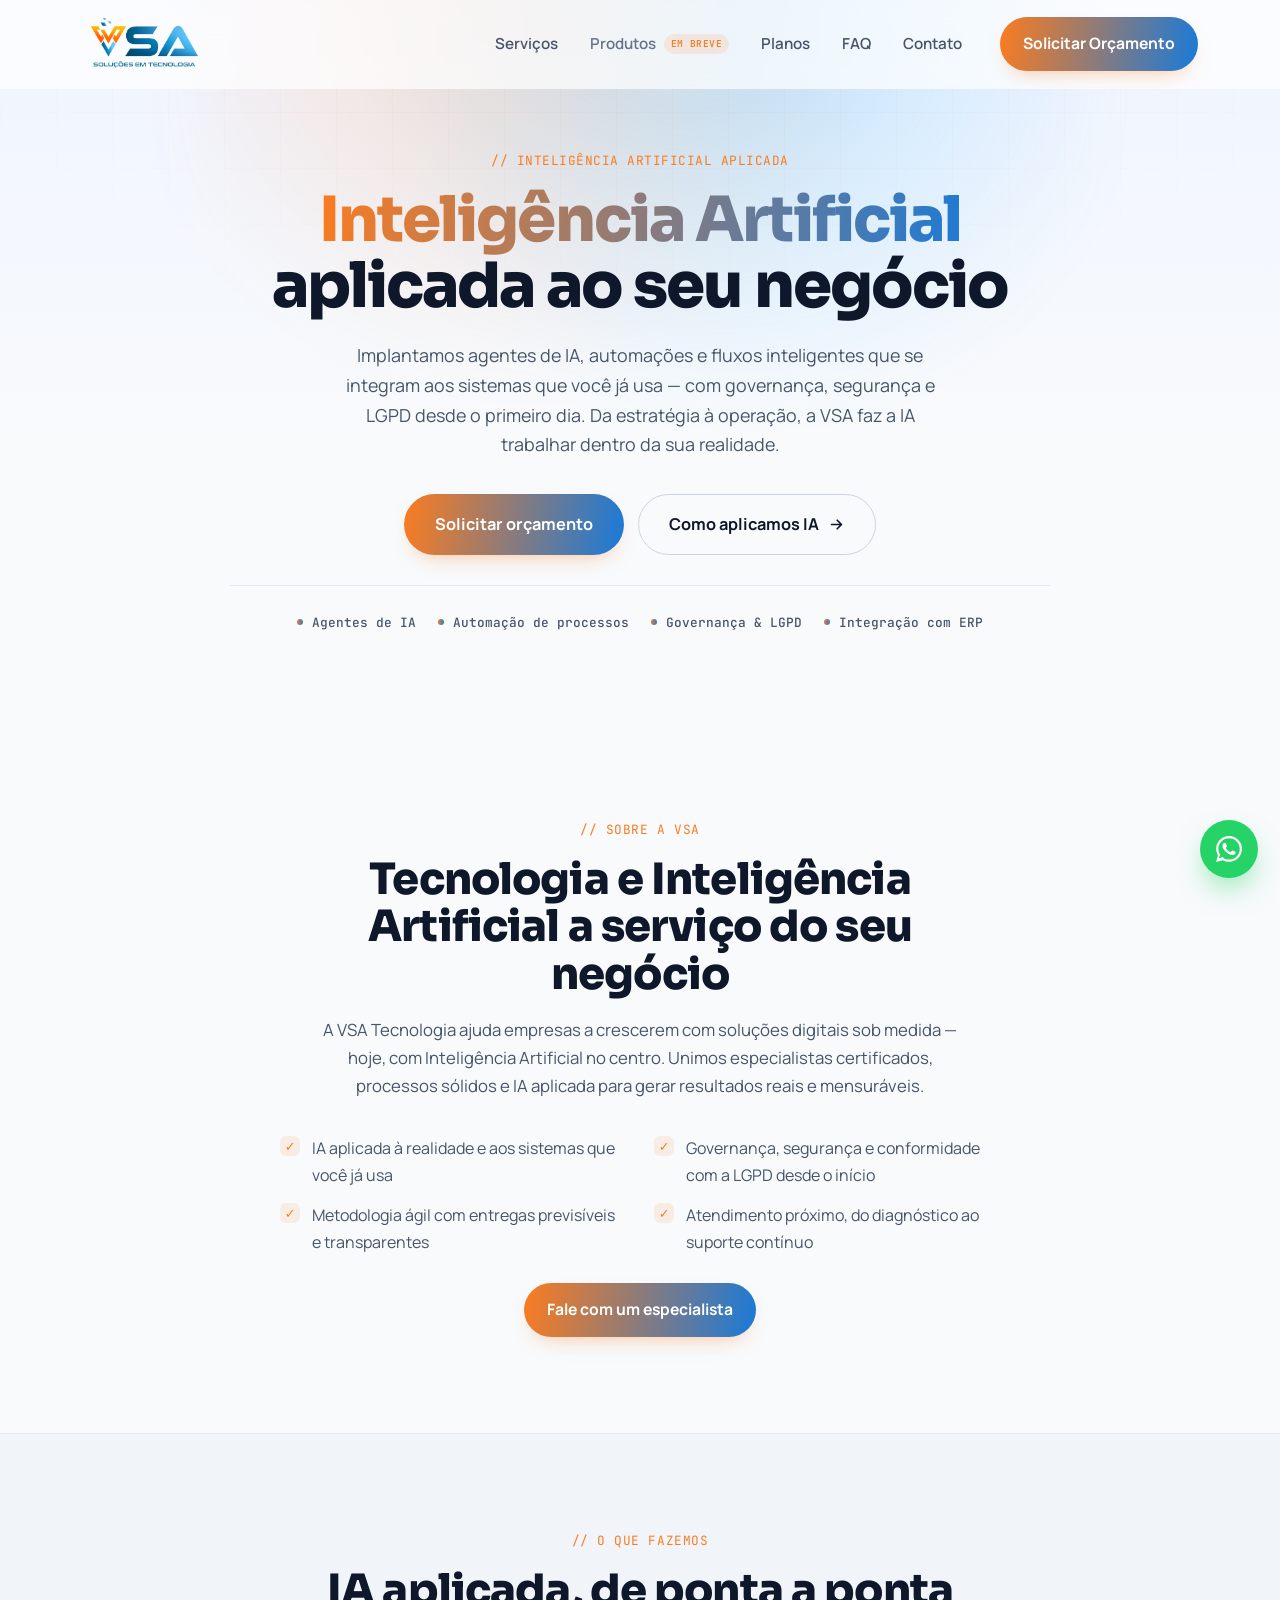
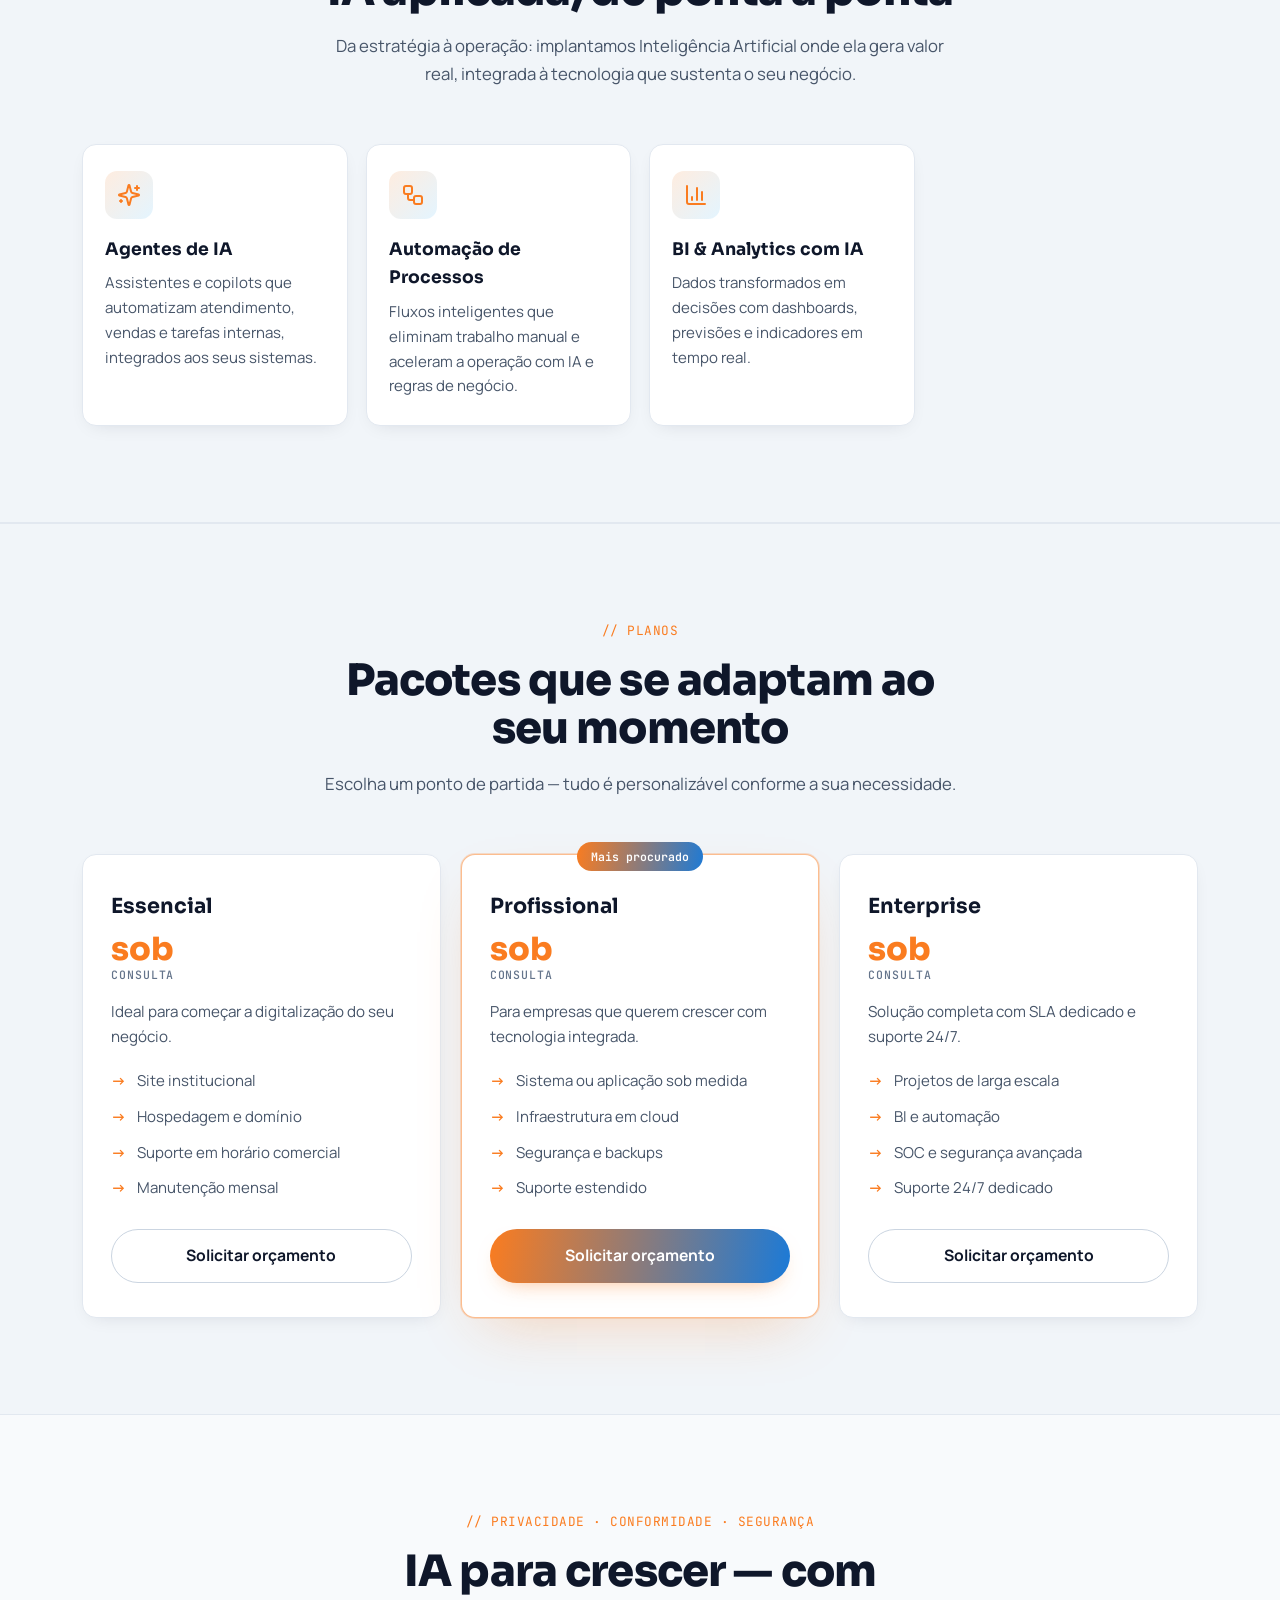
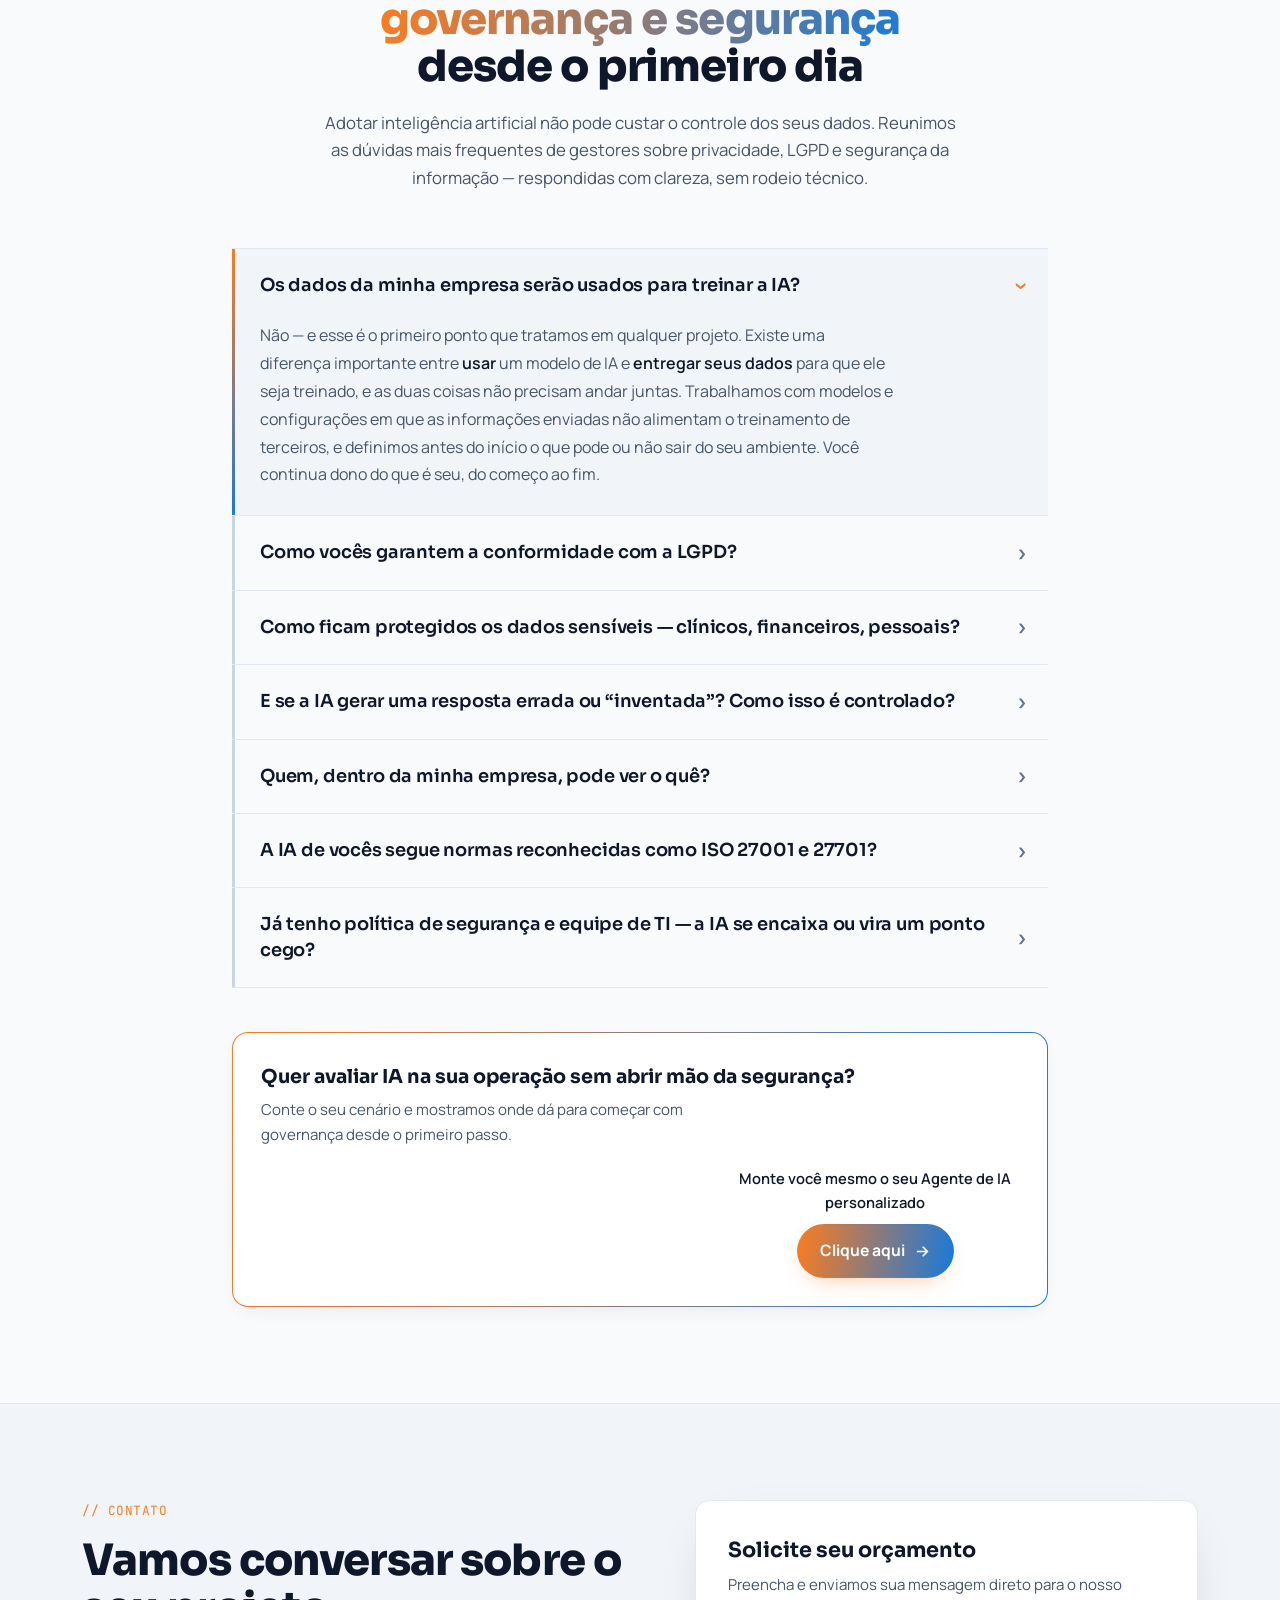
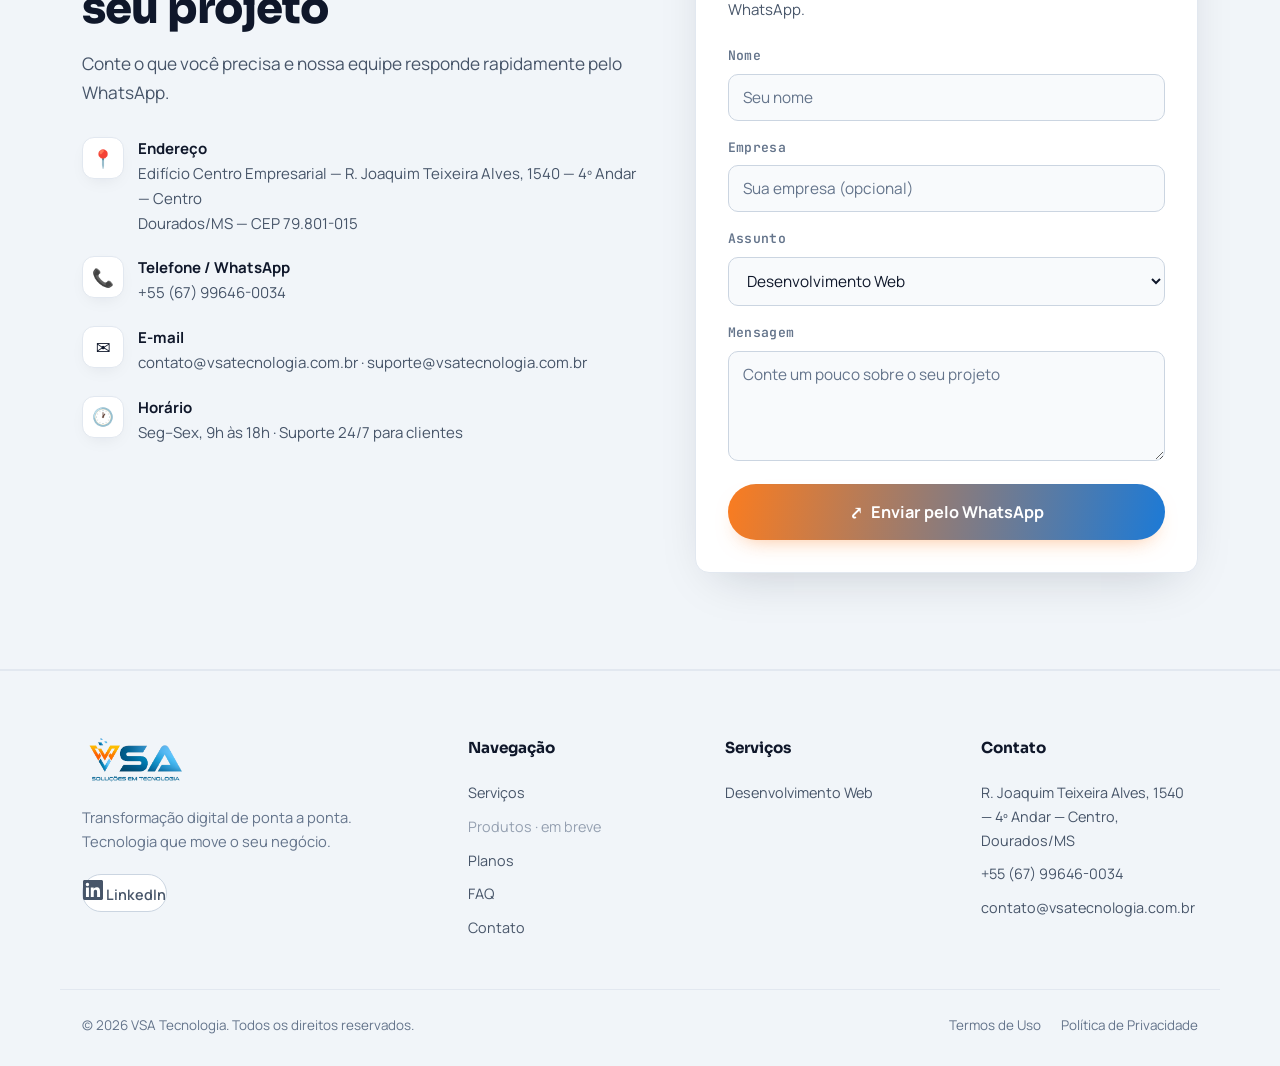
<file: index.html>
<!DOCTYPE html>
<html lang="pt-BR">
<head>
  <meta charset="UTF-8" />
  <meta name="viewport" content="width=device-width, initial-scale=1.0" />
  <title>VSA Tecnologia — Inteligência Artificial aplicada ao seu negócio</title>
  <meta name="description" content="A VSA Tecnologia implanta agentes de IA, automações e fluxos inteligentes integrados aos seus sistemas — com governança, segurança e LGPD. Da estratégia à operação. Solicite um orçamento." />
  <meta name="theme-color" content="#0B1020" />
  <link rel="canonical" href="https://vsatecnologia.com.br/" />

  <!-- Open Graph -->
  <meta property="og:type" content="website" />
  <meta property="og:locale" content="pt_BR" />
  <meta property="og:site_name" content="VSA Tecnologia" />
  <meta property="og:title" content="VSA Tecnologia — Inteligência Artificial aplicada ao seu negócio" />
  <meta property="og:description" content="Agentes de IA, automação de processos e integração com seus sistemas — com governança e LGPD. A IA trabalhando dentro da sua realidade." />
  <meta property="og:url" content="https://vsatecnologia.com.br/" />
  <meta property="og:image" content="https://vsatecnologia.com.br/assets/img/og-cover.svg" />

  <!-- Twitter -->
  <meta name="twitter:card" content="summary_large_image" />
  <meta name="twitter:title" content="VSA Tecnologia — Inteligência Artificial aplicada ao seu negócio" />
  <meta name="twitter:description" content="Agentes de IA, automação e fluxos inteligentes integrados aos seus sistemas, com governança e LGPD." />
  <meta name="twitter:image" content="https://vsatecnologia.com.br/assets/img/og-cover.svg" />

  <link rel="icon" href="/favicon.ico?v=9" sizes="any" />
  <link rel="icon" type="image/png" sizes="512x512" href="/assets/img/favicon-512.png?v=9" />
  <link rel="apple-touch-icon" href="/assets/img/apple-touch-icon.png?v=9" />

  <!-- Fonts -->
  <link rel="preconnect" href="https://fonts.googleapis.com" />
  <link rel="preconnect" href="https://fonts.gstatic.com" crossorigin />
  <link href="https://fonts.googleapis.com/css2?family=Sora:wght@400;600;700;800&family=Manrope:wght@400;500;600;700&family=JetBrains+Mono:wght@500;600&display=swap" rel="stylesheet" />

  <link rel="stylesheet" href="/assets/css/styles.css?v=19" />

  <!-- Structured data -->
  <script type="application/ld+json">
  {
    "@context": "https://schema.org",
    "@type": "Organization",
    "name": "VSA Tecnologia",
    "url": "https://vsatecnologia.com.br/",
    "description": "Inteligência Artificial aplicada: agentes de IA, automação de processos, integração com ERP e sistemas, governança e LGPD.",
    "address": {
      "@type": "PostalAddress",
      "streetAddress": "R. Joaquim Teixeira Alves, 1540 — 4º Andar — Edifício Centro Empresarial, Centro",
      "addressLocality": "Dourados",
      "addressRegion": "MS",
      "postalCode": "79801-015",
      "addressCountry": "BR"
    },
    "email": "contato@vsatecnologia.com.br",
    "telephone": "+55-67-99646-0034",
    "sameAs": ["https://www.linkedin.com/in/vinicius-andrade-vsatecnologia"]
  }
  </script>
</head>
<body>
  <a class="skip-link" href="#inicio">Pular para o conteúdo</a>

  <!-- ===== NAVBAR ===== -->
  <header class="nav" id="topo">
    <div class="container nav__inner">
      <a href="#inicio" class="brand" aria-label="VSA Tecnologia — início">
        <img class="brand__img" src="/assets/img/logo-vsa.png" alt="VSA Tecnologia — Soluções em Tecnologia" width="734" height="359" />
      </a>

      <nav class="nav__links" id="primary-nav" aria-label="Navegação principal">
        <a href="#servicos">Serviços</a>
        <span class="nav__soon" aria-disabled="true" title="Em breve">Produtos <em>em breve</em></span>
        <a href="#planos">Planos</a>
        <a href="#faq">FAQ</a>
        <a href="#contato">Contato</a>
      </nav>

      <a href="#contato" class="btn btn--primary nav__cta" data-whatsapp data-msg="Olá! Gostaria de solicitar um orçamento com a VSA Tecnologia.">Solicitar Orçamento</a>

      <button class="nav__toggle" aria-label="Abrir menu" aria-expanded="false" aria-controls="primary-nav">
        <span></span><span></span><span></span>
      </button>
    </div>
  </header>

  <main>
    <!-- ===== HERO ===== -->
    <section class="hero" id="inicio" aria-labelledby="hero-title">
      <div class="hero__glow" aria-hidden="true"></div>
      <div class="hero__grid" aria-hidden="true"></div>
      <div class="container hero__wrap">

        <div class="hero__content">
          <p class="eyebrow">// Inteligência Artificial aplicada</p>
          <h1 class="hero__title" id="hero-title">
            <span class="grad">Inteligência Artificial</span><br />aplicada ao seu negócio
          </h1>
          <p class="hero__sub">
            Implantamos agentes de IA, automações e fluxos inteligentes que se integram
            aos sistemas que você já usa — com governança, segurança e LGPD desde o
            primeiro dia. Da estratégia à operação, a VSA faz a IA trabalhar dentro da
            sua realidade.
          </p>
          <div class="hero__actions">
            <a href="#contato" class="btn btn--primary btn--lg" data-whatsapp data-msg="Olá! Gostaria de solicitar um orçamento de IA com a VSA Tecnologia.">Solicitar orçamento</a>
            <a href="#servicos" class="btn btn--ghost btn--lg">
              Como aplicamos IA
              <svg viewBox="0 0 24 24" width="17" height="17" fill="none" stroke="currentColor" stroke-width="2.4" stroke-linecap="round" stroke-linejoin="round" aria-hidden="true"><path d="M5 12h14M13 6l6 6-6 6"/></svg>
            </a>
          </div>
          <ul class="hero__pillars">
            <li>Agentes de IA</li>
            <li>Automação de processos</li>
            <li>Governança &amp; LGPD</li>
            <li>Integração com ERP</li>
          </ul>
        </div>

      </div>
    </section>

    <!-- ===== SOBRE ===== -->
    <section class="section" id="sobre">
      <div class="container about">
        <header class="section__head reveal">
          <p class="eyebrow">// Sobre a VSA</p>
          <h2 class="section__title">Tecnologia e Inteligência Artificial a serviço do seu negócio</h2>
          <p class="section__intro">
            A VSA Tecnologia ajuda empresas a crescerem com soluções
            digitais sob medida — hoje, com Inteligência Artificial no centro.
            Unimos especialistas certificados, processos sólidos e IA aplicada
            para gerar resultados reais e mensuráveis.
          </p>
        </header>
        <ul class="checklist checklist--grid reveal">
          <li>IA aplicada à realidade e aos sistemas que você já usa</li>
          <li>Governança, segurança e conformidade com a LGPD desde o início</li>
          <li>Metodologia ágil com entregas previsíveis e transparentes</li>
          <li>Atendimento próximo, do diagnóstico ao suporte contínuo</li>
        </ul>
        <div class="about__cta reveal">
          <a href="#contato" class="btn btn--primary" data-whatsapp data-msg="Olá! Quero conhecer melhor a VSA Tecnologia.">Fale com um especialista</a>
        </div>
      </div>
    </section>

    <!-- ===== SERVIÇOS ===== -->
    <section class="section section--alt" id="servicos">
      <div class="container">
        <header class="section__head reveal">
          <p class="eyebrow">// O que fazemos</p>
          <h2 class="section__title">IA aplicada, de ponta a ponta</h2>
          <p class="section__intro">Da estratégia à operação: implantamos Inteligência Artificial onde ela gera valor real, integrada à tecnologia que sustenta o seu negócio.</p>
        </header>

        <div class="cards">
          <article class="card reveal">
            <span class="card__icon" aria-hidden="true">
              <svg viewBox="0 0 24 24"><path d="M9.937 15.5A2 2 0 0 0 8.5 14.063l-6.135-1.582a.5.5 0 0 1 0-.962L8.5 9.936A2 2 0 0 0 9.937 8.5l1.582-6.135a.5.5 0 0 1 .963 0L14.063 8.5A2 2 0 0 0 15.5 9.937l6.135 1.581a.5.5 0 0 1 0 .964L15.5 14.063a2 2 0 0 0-1.437 1.437l-1.582 6.135a.5.5 0 0 1-.963 0z"/><path d="M20 3v4"/><path d="M22 5h-4"/><path d="M4 17v2"/><path d="M5 18H3"/></svg>
            </span>
            <h3>Agentes de IA</h3>
            <p>Assistentes e copilots que automatizam atendimento, vendas e tarefas internas, integrados aos seus sistemas.</p>
          </article>
          <article class="card reveal">
            <span class="card__icon" aria-hidden="true">
              <svg viewBox="0 0 24 24"><rect width="8" height="8" x="3" y="3" rx="2"/><path d="M7 11v4a2 2 0 0 0 2 2h4"/><rect width="8" height="8" x="13" y="13" rx="2"/></svg>
            </span>
            <h3>Automação de Processos</h3>
            <p>Fluxos inteligentes que eliminam trabalho manual e aceleram a operação com IA e regras de negócio.</p>
          </article>
          <article class="card reveal">
            <span class="card__icon" aria-hidden="true">
              <svg viewBox="0 0 24 24"><path d="M3 3v16a2 2 0 0 0 2 2h16"/><path d="M18 17V9"/><path d="M13 17V5"/><path d="M8 17v-3"/></svg>
            </span>
            <h3>BI &amp; Analytics com IA</h3>
            <p>Dados transformados em decisões com dashboards, previsões e indicadores em tempo real.</p>
          </article>
        </div>
      </div>
    </section>

    <!-- ===== PLANOS ===== -->
    <section class="section section--alt" id="planos">
      <div class="container">
        <header class="section__head reveal">
          <p class="eyebrow">// Planos</p>
          <h2 class="section__title">Pacotes que se adaptam ao seu momento</h2>
          <p class="section__intro">Escolha um ponto de partida — tudo é personalizável conforme a sua necessidade.</p>
        </header>

        <div class="plans">
          <article class="plan reveal">
            <h3 class="plan__name">Essencial</h3>
            <p class="plan__price">sob<span>consulta</span></p>
            <p class="plan__desc">Ideal para começar a digitalização do seu negócio.</p>
            <ul>
              <li>Site institucional</li>
              <li>Hospedagem e domínio</li>
              <li>Suporte em horário comercial</li>
              <li>Manutenção mensal</li>
            </ul>
            <a href="#contato" class="btn btn--ghost btn--block" data-whatsapp data-msg="Olá! Tenho interesse no plano Essencial da VSA Tecnologia.">Solicitar orçamento</a>
          </article>

          <article class="plan plan--featured reveal">
            <span class="plan__badge">Mais procurado</span>
            <h3 class="plan__name">Profissional</h3>
            <p class="plan__price">sob<span>consulta</span></p>
            <p class="plan__desc">Para empresas que querem crescer com tecnologia integrada.</p>
            <ul>
              <li>Sistema ou aplicação sob medida</li>
              <li>Infraestrutura em cloud</li>
              <li>Segurança e backups</li>
              <li>Suporte estendido</li>
            </ul>
            <a href="#contato" class="btn btn--primary btn--block" data-whatsapp data-msg="Olá! Tenho interesse no plano Profissional da VSA Tecnologia.">Solicitar orçamento</a>
          </article>

          <article class="plan reveal">
            <h3 class="plan__name">Enterprise</h3>
            <p class="plan__price">sob<span>consulta</span></p>
            <p class="plan__desc">Solução completa com SLA dedicado e suporte 24/7.</p>
            <ul>
              <li>Projetos de larga escala</li>
              <li>BI e automação</li>
              <li>SOC e segurança avançada</li>
              <li>Suporte 24/7 dedicado</li>
            </ul>
            <a href="#contato" class="btn btn--ghost btn--block" data-whatsapp data-msg="Olá! Tenho interesse no plano Enterprise da VSA Tecnologia.">Solicitar orçamento</a>
          </article>
        </div>
      </div>
    </section>

    <!-- ===== FAQ ===== -->
    <section class="section" id="faq" aria-labelledby="faq-title">
      <div class="container faq">
        <header class="section__head reveal">
          <p class="eyebrow">// Privacidade · Conformidade · Segurança</p>
          <h2 class="section__title" id="faq-title">IA para crescer — com <span class="grad">governança e segurança</span> desde o primeiro dia</h2>
          <p class="section__intro">
            Adotar inteligência artificial não pode custar o controle dos seus dados. Reunimos
            as dúvidas mais frequentes de gestores sobre privacidade, LGPD e segurança da
            informação — respondidas com clareza, sem rodeio técnico.
          </p>
        </header>

        <div class="ledger reveal">

          <div class="faq-row open">
            <button class="faq-row__btn" aria-expanded="true" aria-controls="a1" id="q1">
              <span class="faq-row__q">Os dados da minha empresa serão usados para treinar a IA?</span>
              <span class="faq-row__cue" aria-hidden="true">&rsaquo;</span>
            </button>
            <div class="faq-row__a" id="a1" role="region" aria-labelledby="q1">
              <div class="faq-row__a-inner">
                <p>Não — e esse é o primeiro ponto que tratamos em qualquer projeto. Existe uma diferença importante entre <strong>usar</strong> um modelo de IA e <strong>entregar seus dados</strong> para que ele seja treinado, e as duas coisas não precisam andar juntas. Trabalhamos com modelos e configurações em que as informações enviadas não alimentam o treinamento de terceiros, e definimos antes do início o que pode ou não sair do seu ambiente. Você continua dono do que é seu, do começo ao fim.</p>
              </div>
            </div>
          </div>

          <div class="faq-row">
            <button class="faq-row__btn" aria-expanded="false" aria-controls="a2" id="q2">
              <span class="faq-row__q">Como vocês garantem a conformidade com a LGPD?</span>
              <span class="faq-row__cue" aria-hidden="true">&rsaquo;</span>
            </button>
            <div class="faq-row__a" id="a2" role="region" aria-labelledby="q2">
              <div class="faq-row__a-inner">
                <p>Conformidade não é um documento assinado no fim do projeto: é uma arquitetura que acompanha cada fluxo de dado. Antes de qualquer IA entrar em produção, mapeamos quais dados pessoais a solução vai tocar, com que finalidade e por quanto tempo. A partir daí definimos as bases legais, os controles de acesso e os registros necessários. Nosso trabalho de adequação é orientado pelas referências da <strong>ISO 27001, ISO 27701 e NIST Privacy</strong>, e inclui políticas, análise de risco e acompanhamento contínuo — porque a operação muda, e a governança precisa mudar junto.</p>
              </div>
            </div>
          </div>

          <div class="faq-row">
            <button class="faq-row__btn" aria-expanded="false" aria-controls="a3" id="q3">
              <span class="faq-row__q">Como ficam protegidos os dados sensíveis — clínicos, financeiros, pessoais?</span>
              <span class="faq-row__cue" aria-hidden="true">&rsaquo;</span>
            </button>
            <div class="faq-row__a" id="a3" role="region" aria-labelledby="q3">
              <div class="faq-row__a-inner">
                <p>Dado sensível é tratado de forma diferente de dado comum, e isso começa pela <strong>classificação</strong>. Cada informação recebe um nível, e esse nível define para onde ela pode ir e como é processada. O que não precisa ser exposto é anonimizado ou mascarado antes de qualquer envio externo; o que exige proteção máxima permanece em ambiente controlado, com residência de dados no Brasil quando o caso pede. O princípio é simples: a IA recebe apenas o estritamente necessário para a tarefa — nada além disso.</p>
              </div>
            </div>
          </div>

          <div class="faq-row">
            <button class="faq-row__btn" aria-expanded="false" aria-controls="a4" id="q4">
              <span class="faq-row__q">E se a IA gerar uma resposta errada ou “inventada”? Como isso é controlado?</span>
              <span class="faq-row__cue" aria-hidden="true">&rsaquo;</span>
            </button>
            <div class="faq-row__a" id="a4" role="region" aria-labelledby="q4">
              <div class="faq-row__a-inner">
                <p>Modelos de IA podem errar, e fingir o contrário seria irresponsável. Por isso não entregamos a IA “solta”. Construímos camadas de validação (<strong>guardrails</strong>) que limitam o que ela pode responder, conectamos a IA às suas fontes reais de informação — para que responda com base nos seus dados, não em suposições — e mantemos rastreabilidade de cada interação. Em fluxos críticos, decisões passam por confirmação humana antes de gerar efeito. A IA assiste a operação; ela não decide sozinha onde o risco não permite.</p>
              </div>
            </div>
          </div>

          <div class="faq-row">
            <button class="faq-row__btn" aria-expanded="false" aria-controls="a5" id="q5">
              <span class="faq-row__q">Quem, dentro da minha empresa, pode ver o quê?</span>
              <span class="faq-row__cue" aria-hidden="true">&rsaquo;</span>
            </button>
            <div class="faq-row__a" id="a5" role="region" aria-labelledby="q5">
              <div class="faq-row__a-inner">
                <p>Acesso é governança, não detalhe técnico. Cada usuário enxerga apenas os dados e as funções correspondentes ao seu papel — o financeiro não vê o que é do RH, e assim por diante. Esse isolamento é garantido na própria arquitetura, não só na tela. Além disso, registramos quem acessou o quê e quando, mantendo uma <strong>trilha de auditoria</strong> sempre disponível. Isso protege a sua empresa tanto de ameaças externas quanto de riscos internos.</p>
              </div>
            </div>
          </div>

          <div class="faq-row">
            <button class="faq-row__btn" aria-expanded="false" aria-controls="a6" id="q6">
              <span class="faq-row__q">A IA de vocês segue normas reconhecidas como ISO 27001 e 27701?</span>
              <span class="faq-row__cue" aria-hidden="true">&rsaquo;</span>
            </button>
            <div class="faq-row__a" id="a6" role="region" aria-labelledby="q6">
              <div class="faq-row__a-inner">
                <p>Sim, e fazemos questão de que governança e segurança andem na frente, não atrás. Nossa atuação em segurança da informação e privacidade é orientada pelas referências da <strong>ISO 27001, ISO 27701, NIST Privacy e GDPR</strong>, traduzidas para a realidade do seu ambiente — corporativo ou hospitalar. Na prática, isso significa políticas claras, controles aplicados de verdade, análise de riscos e auditorias; não conformidade apenas no papel.</p>
              </div>
            </div>
          </div>

          <div class="faq-row">
            <button class="faq-row__btn" aria-expanded="false" aria-controls="a7" id="q7">
              <span class="faq-row__q">Já tenho política de segurança e equipe de TI — a IA se encaixa ou vira um ponto cego?</span>
              <span class="faq-row__cue" aria-hidden="true">&rsaquo;</span>
            </button>
            <div class="faq-row__a" id="a7" role="region" aria-labelledby="q7">
              <div class="faq-row__a-inner">
                <p>Encaixa, e é assim que deve ser feito. IA implantada por fora da sua governança é justamente o que cria ponto cego: um sistema que ninguém controla, acessando dados que ninguém mapeou. Nós fazemos o oposto. A solução é desenhada <strong>dentro</strong> das suas políticas existentes, conversa com os seus controles atuais e amplia a sua governança em vez de furá-la. Onde houver lacuna, apontamos; o que já funciona, respeitamos.</p>
              </div>
            </div>
          </div>

        </div>

        <div class="faq__cta reveal">
          <p class="faq__cta-txt">
            <b>Quer avaliar IA na sua operação sem abrir mão da segurança?</b>
            <span>Conte o seu cenário e mostramos onde dá para começar com governança desde o primeiro passo.</span>
          </p>
          <div class="faq__cta-action">
            <p class="faq__cta-label">Monte você mesmo o seu Agente de IA personalizado</p>
            <a class="btn btn--primary faq__cta-btn" href="https://formulario.vsanexus.com" target="_blank" rel="noopener">
              Clique aqui
              <svg viewBox="0 0 24 24" width="17" height="17" fill="none" stroke="currentColor" stroke-width="2.4" stroke-linecap="round" stroke-linejoin="round" aria-hidden="true"><path d="M5 12h14M13 6l6 6-6 6"/></svg>
            </a>
          </div>
        </div>
      </div>
    </section>

    <!-- ===== CONTATO ===== -->
    <section class="section section--alt" id="contato">
      <div class="container grid-2 contact">
        <div class="reveal">
          <p class="eyebrow">// Contato</p>
          <h2 class="section__title">Vamos conversar sobre o seu projeto</h2>
          <p class="lead">Conte o que você precisa e nossa equipe responde rapidamente pelo WhatsApp.</p>

          <ul class="contact__list">
            <li><span class="contact__ico">📍</span><div><strong>Endereço</strong><br />Edifício Centro Empresarial — R. Joaquim Teixeira Alves, 1540 — 4º Andar — Centro<br />Dourados/MS — CEP 79.801-015</div></li>
            <li><span class="contact__ico">📞</span><div><strong>Telefone / WhatsApp</strong><br />+55 (67) 99646-0034</div></li>
            <li><span class="contact__ico">✉️</span><div><strong>E-mail</strong><br />contato@vsatecnologia.com.br · suporte@vsatecnologia.com.br</div></li>
            <li><span class="contact__ico">🕐</span><div><strong>Horário</strong><br />Seg–Sex, 9h às 18h · Suporte 24/7 para clientes</div></li>
          </ul>
        </div>

        <div class="contact__card reveal">
          <h3>Solicite seu orçamento</h3>
          <p>Preencha e enviamos sua mensagem direto para o nosso WhatsApp.</p>
          <form id="contact-form" novalidate>
            <div class="field">
              <label for="nome">Nome</label>
              <input id="nome" name="nome" type="text" autocomplete="name" required placeholder="Seu nome" />
            </div>
            <div class="field">
              <label for="empresa">Empresa</label>
              <input id="empresa" name="empresa" type="text" autocomplete="organization" placeholder="Sua empresa (opcional)" />
            </div>
            <div class="field">
              <label for="assunto">Assunto</label>
              <select id="assunto" name="assunto">
                <option>Desenvolvimento Web</option>
                <option>Business Intelligence</option>
                <option>Outro</option>
              </select>
            </div>
            <div class="field">
              <label for="mensagem">Mensagem</label>
              <textarea id="mensagem" name="mensagem" rows="4" required placeholder="Conte um pouco sobre o seu projeto"></textarea>
            </div>
            <button type="submit" class="btn btn--primary btn--block btn--lg">
              <span class="wa-ico" aria-hidden="true">⤤</span> Enviar pelo WhatsApp
            </button>
          </form>
        </div>
      </div>
    </section>
  </main>

  <!-- ===== FOOTER ===== -->
  <footer class="footer">
    <div class="container footer__grid">
      <div class="footer__brand">
        <img class="brand__img" src="/assets/img/logo-vsa.png" alt="VSA Tecnologia — Soluções em Tecnologia" width="734" height="359" />
        <p>Transformação digital de ponta a ponta. Tecnologia que move o seu negócio.</p>
        <div class="socials">
          <a href="https://www.linkedin.com/in/vinicius-andrade-vsatecnologia" target="_blank" rel="noopener" class="social" aria-label="LinkedIn da VSA Tecnologia">
            <svg viewBox="0 0 24 24" width="20" height="20" fill="currentColor" aria-hidden="true">
              <path d="M20.45 20.45h-3.56v-5.57c0-1.33-.02-3.04-1.85-3.04-1.85 0-2.13 1.45-2.13 2.94v5.67H9.35V9h3.41v1.56h.05c.48-.9 1.64-1.85 3.37-1.85 3.6 0 4.27 2.37 4.27 5.46v6.28zM5.34 7.43a2.07 2.07 0 110-4.14 2.07 2.07 0 010 4.14zM7.12 20.45H3.56V9h3.56v11.45zM22.22 0H1.77C.79 0 0 .77 0 1.73v20.54C0 23.23.79 24 1.77 24h20.45c.98 0 1.78-.77 1.78-1.73V1.73C24 .77 23.2 0 22.22 0z"/>
            </svg>
            <span>LinkedIn</span>
          </a>
        </div>
      </div>
      <div>
        <h4>Navegação</h4>
        <a href="#servicos">Serviços</a>
        <span class="footer__soon">Produtos · em breve</span>
        <a href="#planos">Planos</a>
        <a href="#faq">FAQ</a>
        <a href="#contato">Contato</a>
      </div>
      <div>
        <h4>Serviços</h4>
        <a href="#servicos">Desenvolvimento Web</a>
      </div>
      <div>
        <h4>Contato</h4>
        <a href="#contato">R. Joaquim Teixeira Alves, 1540 — 4º Andar — Centro, Dourados/MS</a>
        <a href="#contato">+55 (67) 99646-0034</a>
        <a href="#contato">contato@vsatecnologia.com.br</a>
      </div>
    </div>
    <div class="container footer__bottom">
      <span>© <span id="year">2026</span> VSA Tecnologia. Todos os direitos reservados.</span>
      <span class="footer__legal">
        <a href="/termos-de-uso.html">Termos de Uso</a>
        <a href="/politica-de-privacidade.html">Política de Privacidade</a>
      </span>
    </div>
  </footer>

  <!-- Floating WhatsApp -->
  <a class="wa-float" href="#contato" data-whatsapp data-msg="Olá! Vim pelo site e gostaria de mais informações." aria-label="Falar no WhatsApp">
    <svg viewBox="0 0 24 24" width="26" height="26" fill="currentColor" aria-hidden="true">
      <path d="M.057 24l1.687-6.163a11.867 11.867 0 01-1.587-5.945C.16 5.335 5.495 0 12.05 0a11.82 11.82 0 018.413 3.488 11.82 11.82 0 013.48 8.414c-.003 6.557-5.338 11.892-11.893 11.892a11.9 11.9 0 01-5.688-1.448L.057 24zm6.597-3.807c1.676.995 3.276 1.591 5.392 1.592 5.448 0 9.886-4.434 9.889-9.885.002-5.462-4.415-9.89-9.881-9.892-5.452 0-9.887 4.434-9.889 9.884a9.86 9.86 0 001.51 5.26l-.999 3.648 3.978-1.607zm11.387-5.464c-.074-.124-.272-.198-.57-.347-.297-.149-1.758-.868-2.031-.967-.272-.099-.47-.149-.669.149-.198.297-.768.967-.941 1.165-.173.198-.347.223-.644.074-.297-.149-1.255-.462-2.39-1.475-.883-.788-1.48-1.761-1.653-2.059-.173-.297-.018-.458.13-.606.134-.133.297-.347.446-.521.151-.172.2-.296.3-.495.099-.198.05-.372-.025-.521-.075-.148-.669-1.611-.916-2.206-.242-.579-.487-.501-.669-.51l-.57-.01c-.198 0-.52.074-.792.372s-1.04 1.016-1.04 2.479 1.065 2.876 1.213 3.074c.149.198 2.095 3.2 5.076 4.487.709.306 1.263.489 1.694.626.712.226 1.36.194 1.872.118.571-.085 1.758-.719 2.006-1.413.247-.694.247-1.289.173-1.413z"/>
    </svg>
  </a>

  <script src="/assets/js/main.js?v=18" defer></script>
</body>
</html>
</file>
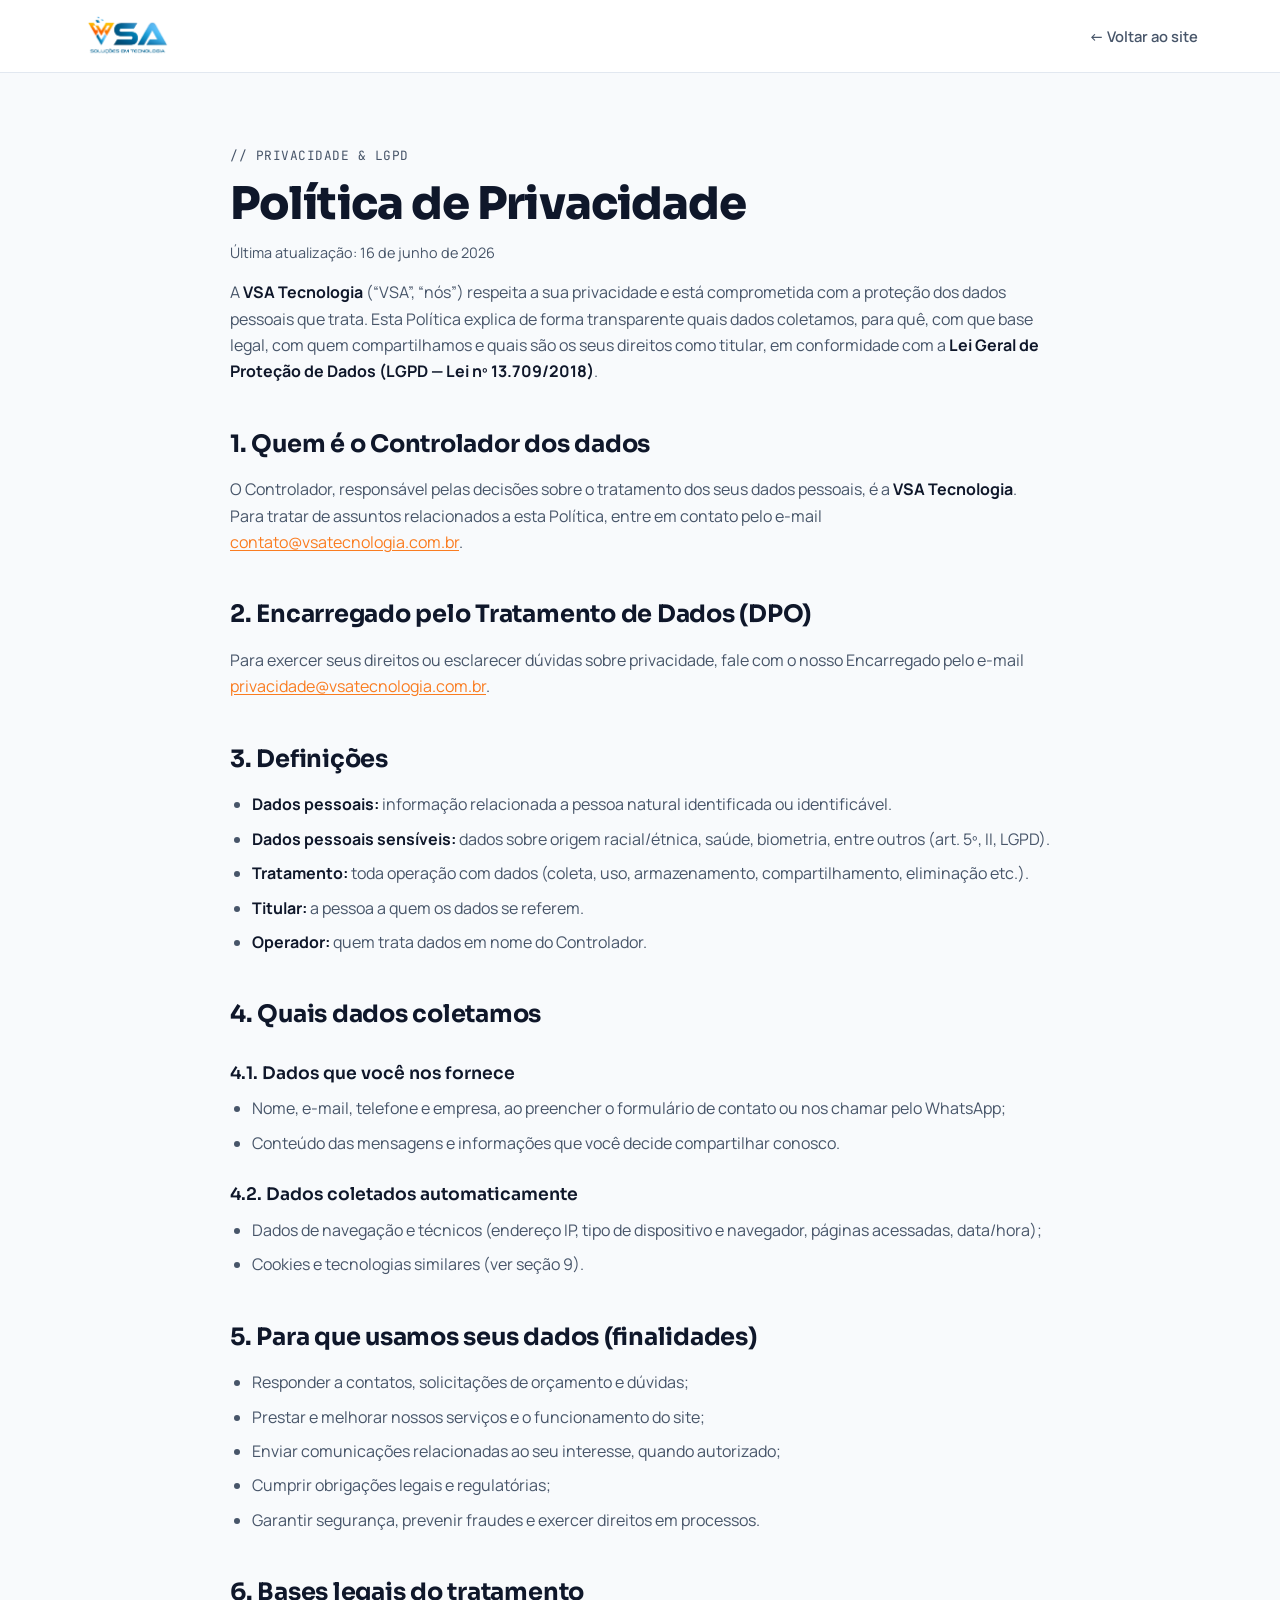
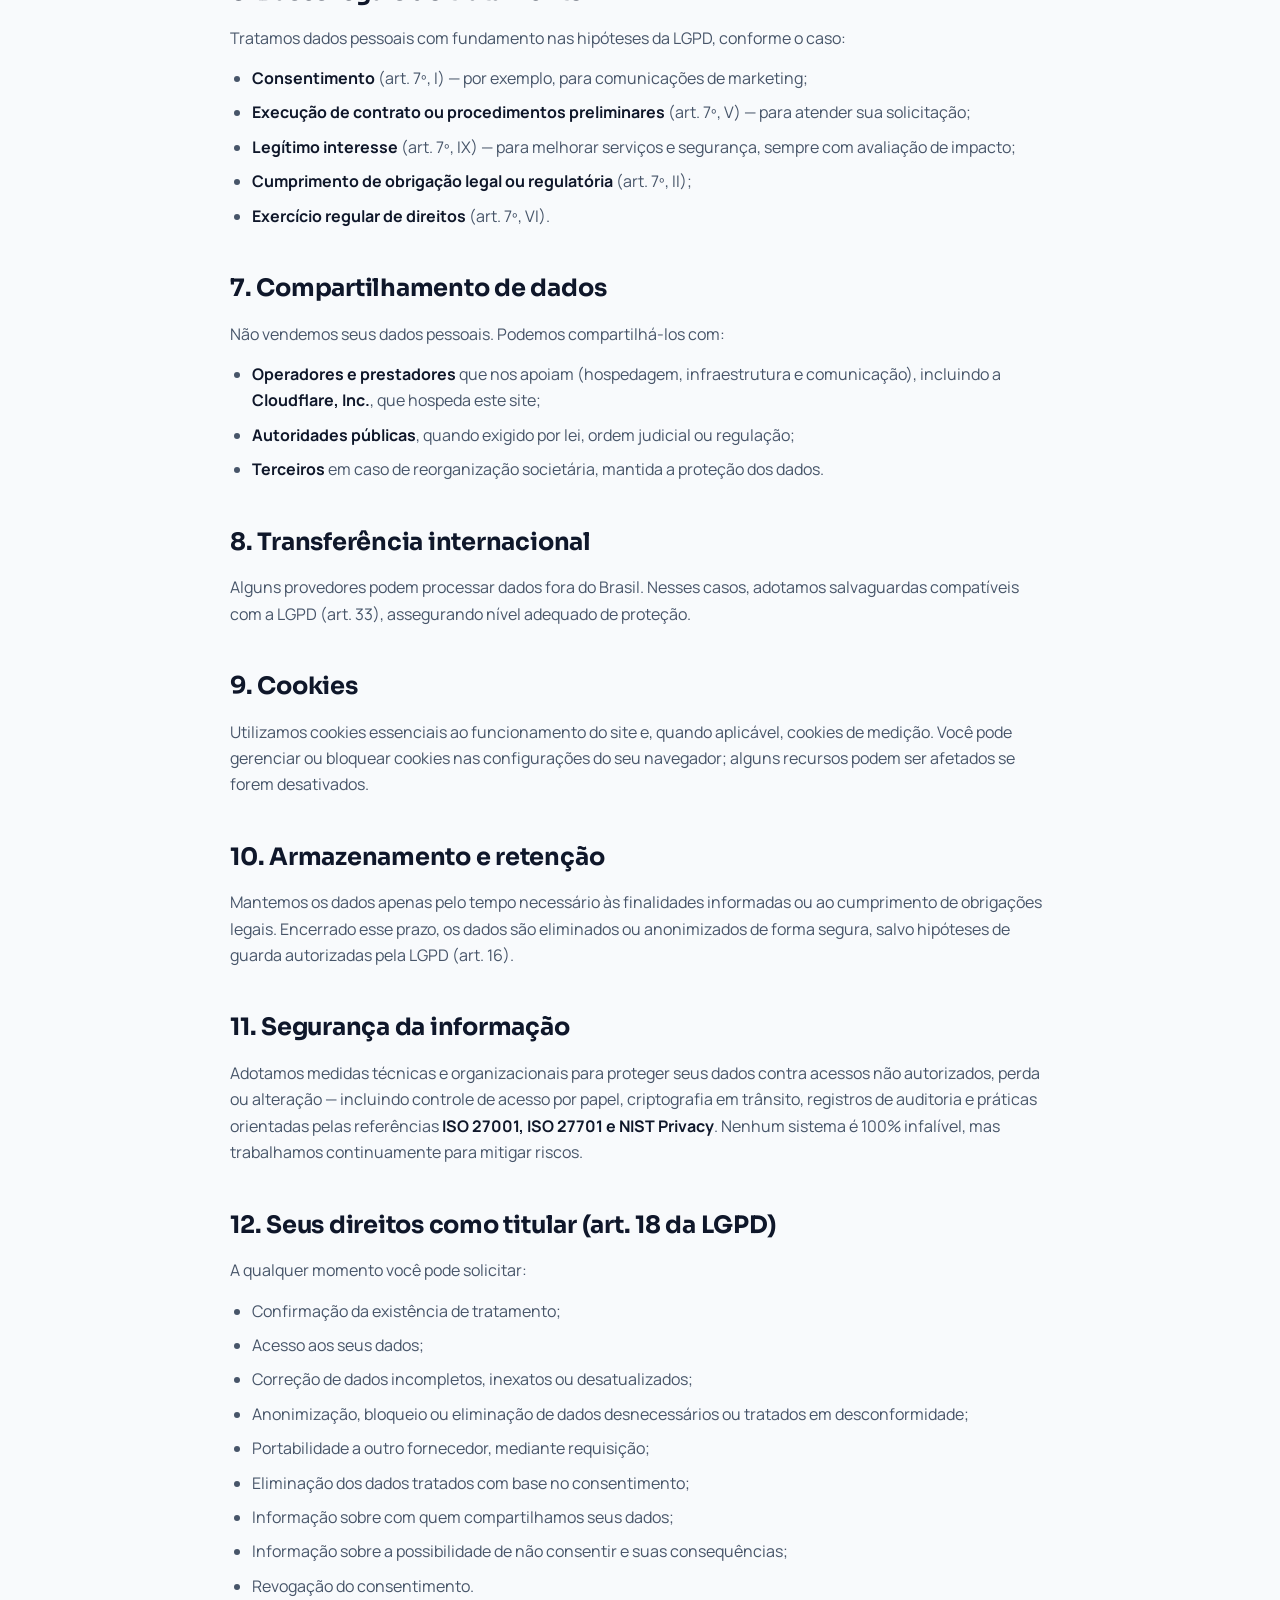
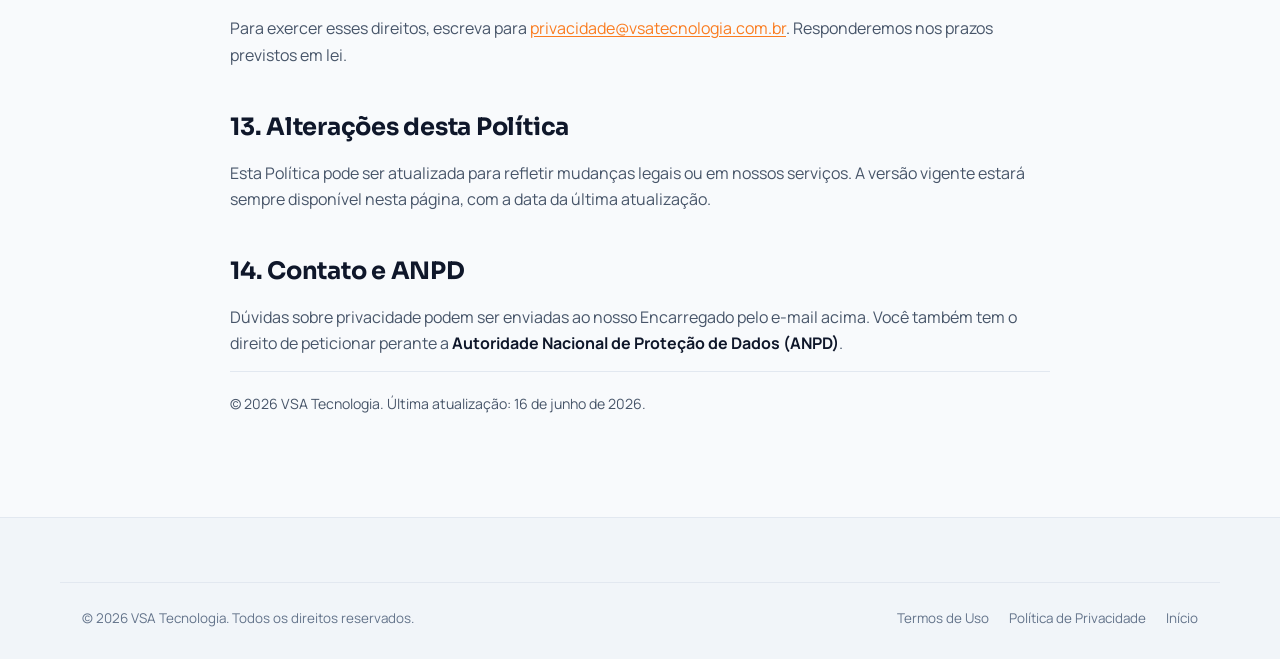
<file: politica-de-privacidade.html>
<!DOCTYPE html>
<html lang="pt-BR">
<head>
  <meta charset="UTF-8" />
  <meta name="viewport" content="width=device-width, initial-scale=1.0" />
  <title>Política de Privacidade — VSA Tecnologia</title>
  <meta name="description" content="Política de Privacidade da VSA Tecnologia: como tratamos seus dados pessoais em conformidade com a LGPD (Lei nº 13.709/2018)." />
  <meta name="theme-color" content="#0B1020" />
  <meta name="robots" content="index, follow" />
  <link rel="canonical" href="https://vsatecnologia.com.br/politica-de-privacidade.html" />
  <link rel="icon" href="/favicon.ico?v=9" sizes="any" />
  <link rel="preconnect" href="https://fonts.googleapis.com" />
  <link rel="preconnect" href="https://fonts.gstatic.com" crossorigin />
  <link href="https://fonts.googleapis.com/css2?family=Sora:wght@400;600;700;800&family=Manrope:wght@400;500;600;700&family=JetBrains+Mono:wght@500;600&display=swap" rel="stylesheet" />
  <link rel="stylesheet" href="/assets/css/styles.css?v=15" />
</head>
<body>
  <header class="legal-nav">
    <div class="container legal-nav__inner">
      <a href="/" class="brand" aria-label="VSA Tecnologia — início">
        <img class="brand__img" src="/assets/img/logo-vsa.png" alt="VSA Tecnologia" width="734" height="359" />
      </a>
      <a href="/" class="legal-nav__back">← Voltar ao site</a>
    </div>
  </header>

  <main class="container">
    <article class="legal">
      <p class="legal__eyebrow">// Privacidade &amp; LGPD</p>
      <h1>Política de Privacidade</h1>
      <p class="legal__meta">Última atualização: 16 de junho de 2026</p>

      <p>
        A <strong>VSA Tecnologia</strong> (“VSA”, “nós”) respeita a sua privacidade e está comprometida com a
        proteção dos dados pessoais que trata. Esta Política explica de forma transparente quais dados coletamos,
        para quê, com que base legal, com quem compartilhamos e quais são os seus direitos como titular, em
        conformidade com a <strong>Lei Geral de Proteção de Dados (LGPD — Lei nº 13.709/2018)</strong>.
      </p>

      <h2>1. Quem é o Controlador dos dados</h2>
      <p>
        O Controlador, responsável pelas decisões sobre o tratamento dos seus dados pessoais, é a
        <strong>VSA Tecnologia</strong>. Para tratar de assuntos relacionados a esta Política, entre em
        contato pelo e-mail <a href="mailto:contato@vsatecnologia.com.br">contato@vsatecnologia.com.br</a>.
      </p>

      <h2>2. Encarregado pelo Tratamento de Dados (DPO)</h2>
      <p>
        Para exercer seus direitos ou esclarecer dúvidas sobre privacidade, fale com o nosso Encarregado pelo
        e-mail <a href="mailto:privacidade@vsatecnologia.com.br">privacidade@vsatecnologia.com.br</a>.
      </p>

      <h2>3. Definições</h2>
      <ul>
        <li><strong>Dados pessoais:</strong> informação relacionada a pessoa natural identificada ou identificável.</li>
        <li><strong>Dados pessoais sensíveis:</strong> dados sobre origem racial/étnica, saúde, biometria, entre outros (art. 5º, II, LGPD).</li>
        <li><strong>Tratamento:</strong> toda operação com dados (coleta, uso, armazenamento, compartilhamento, eliminação etc.).</li>
        <li><strong>Titular:</strong> a pessoa a quem os dados se referem.</li>
        <li><strong>Operador:</strong> quem trata dados em nome do Controlador.</li>
      </ul>

      <h2>4. Quais dados coletamos</h2>
      <h3>4.1. Dados que você nos fornece</h3>
      <ul>
        <li>Nome, e-mail, telefone e empresa, ao preencher o formulário de contato ou nos chamar pelo WhatsApp;</li>
        <li>Conteúdo das mensagens e informações que você decide compartilhar conosco.</li>
      </ul>
      <h3>4.2. Dados coletados automaticamente</h3>
      <ul>
        <li>Dados de navegação e técnicos (endereço IP, tipo de dispositivo e navegador, páginas acessadas, data/hora);</li>
        <li>Cookies e tecnologias similares (ver seção 9).</li>
      </ul>

      <h2>5. Para que usamos seus dados (finalidades)</h2>
      <ul>
        <li>Responder a contatos, solicitações de orçamento e dúvidas;</li>
        <li>Prestar e melhorar nossos serviços e o funcionamento do site;</li>
        <li>Enviar comunicações relacionadas ao seu interesse, quando autorizado;</li>
        <li>Cumprir obrigações legais e regulatórias;</li>
        <li>Garantir segurança, prevenir fraudes e exercer direitos em processos.</li>
      </ul>

      <h2>6. Bases legais do tratamento</h2>
      <p>Tratamos dados pessoais com fundamento nas hipóteses da LGPD, conforme o caso:</p>
      <ul>
        <li><strong>Consentimento</strong> (art. 7º, I) — por exemplo, para comunicações de marketing;</li>
        <li><strong>Execução de contrato ou procedimentos preliminares</strong> (art. 7º, V) — para atender sua solicitação;</li>
        <li><strong>Legítimo interesse</strong> (art. 7º, IX) — para melhorar serviços e segurança, sempre com avaliação de impacto;</li>
        <li><strong>Cumprimento de obrigação legal ou regulatória</strong> (art. 7º, II);</li>
        <li><strong>Exercício regular de direitos</strong> (art. 7º, VI).</li>
      </ul>

      <h2>7. Compartilhamento de dados</h2>
      <p>
        Não vendemos seus dados pessoais. Podemos compartilhá-los com:
      </p>
      <ul>
        <li><strong>Operadores e prestadores</strong> que nos apoiam (hospedagem, infraestrutura e comunicação), incluindo a <strong>Cloudflare, Inc.</strong>, que hospeda este site;</li>
        <li><strong>Autoridades públicas</strong>, quando exigido por lei, ordem judicial ou regulação;</li>
        <li><strong>Terceiros</strong> em caso de reorganização societária, mantida a proteção dos dados.</li>
      </ul>

      <h2>8. Transferência internacional</h2>
      <p>
        Alguns provedores podem processar dados fora do Brasil. Nesses casos, adotamos salvaguardas
        compatíveis com a LGPD (art. 33), assegurando nível adequado de proteção.
      </p>

      <h2>9. Cookies</h2>
      <p>
        Utilizamos cookies essenciais ao funcionamento do site e, quando aplicável, cookies de medição.
        Você pode gerenciar ou bloquear cookies nas configurações do seu navegador; alguns recursos podem
        ser afetados se forem desativados.
      </p>

      <h2>10. Armazenamento e retenção</h2>
      <p>
        Mantemos os dados apenas pelo tempo necessário às finalidades informadas ou ao cumprimento de
        obrigações legais. Encerrado esse prazo, os dados são eliminados ou anonimizados de forma segura,
        salvo hipóteses de guarda autorizadas pela LGPD (art. 16).
      </p>

      <h2>11. Segurança da informação</h2>
      <p>
        Adotamos medidas técnicas e organizacionais para proteger seus dados contra acessos não autorizados,
        perda ou alteração — incluindo controle de acesso por papel, criptografia em trânsito, registros de
        auditoria e práticas orientadas pelas referências <strong>ISO 27001, ISO 27701 e NIST Privacy</strong>.
        Nenhum sistema é 100% infalível, mas trabalhamos continuamente para mitigar riscos.
      </p>

      <h2>12. Seus direitos como titular (art. 18 da LGPD)</h2>
      <p>A qualquer momento você pode solicitar:</p>
      <ul>
        <li>Confirmação da existência de tratamento;</li>
        <li>Acesso aos seus dados;</li>
        <li>Correção de dados incompletos, inexatos ou desatualizados;</li>
        <li>Anonimização, bloqueio ou eliminação de dados desnecessários ou tratados em desconformidade;</li>
        <li>Portabilidade a outro fornecedor, mediante requisição;</li>
        <li>Eliminação dos dados tratados com base no consentimento;</li>
        <li>Informação sobre com quem compartilhamos seus dados;</li>
        <li>Informação sobre a possibilidade de não consentir e suas consequências;</li>
        <li>Revogação do consentimento.</li>
      </ul>
      <p>
        Para exercer esses direitos, escreva para
        <a href="mailto:privacidade@vsatecnologia.com.br">privacidade@vsatecnologia.com.br</a>.
        Responderemos nos prazos previstos em lei.
      </p>

      <h2>13. Alterações desta Política</h2>
      <p>
        Esta Política pode ser atualizada para refletir mudanças legais ou em nossos serviços. A versão
        vigente estará sempre disponível nesta página, com a data da última atualização.
      </p>

      <h2>14. Contato e ANPD</h2>
      <p>
        Dúvidas sobre privacidade podem ser enviadas ao nosso Encarregado pelo e-mail acima. Você também tem
        o direito de peticionar perante a <strong>Autoridade Nacional de Proteção de Dados (ANPD)</strong>.
      </p>

      <p class="legal__updated">© 2026 VSA Tecnologia. Última atualização: 16 de junho de 2026.</p>
    </article>
  </main>

  <footer class="footer">
    <div class="container footer__bottom">
      <span>© <span id="year">2026</span> VSA Tecnologia. Todos os direitos reservados.</span>
      <span class="footer__legal">
        <a href="/termos-de-uso.html">Termos de Uso</a>
        <a href="/politica-de-privacidade.html">Política de Privacidade</a>
        <a href="/">Início</a>
      </span>
    </div>
  </footer>

  <script src="/assets/js/main.js?v=15" defer></script>
</body>
</html>
</file>
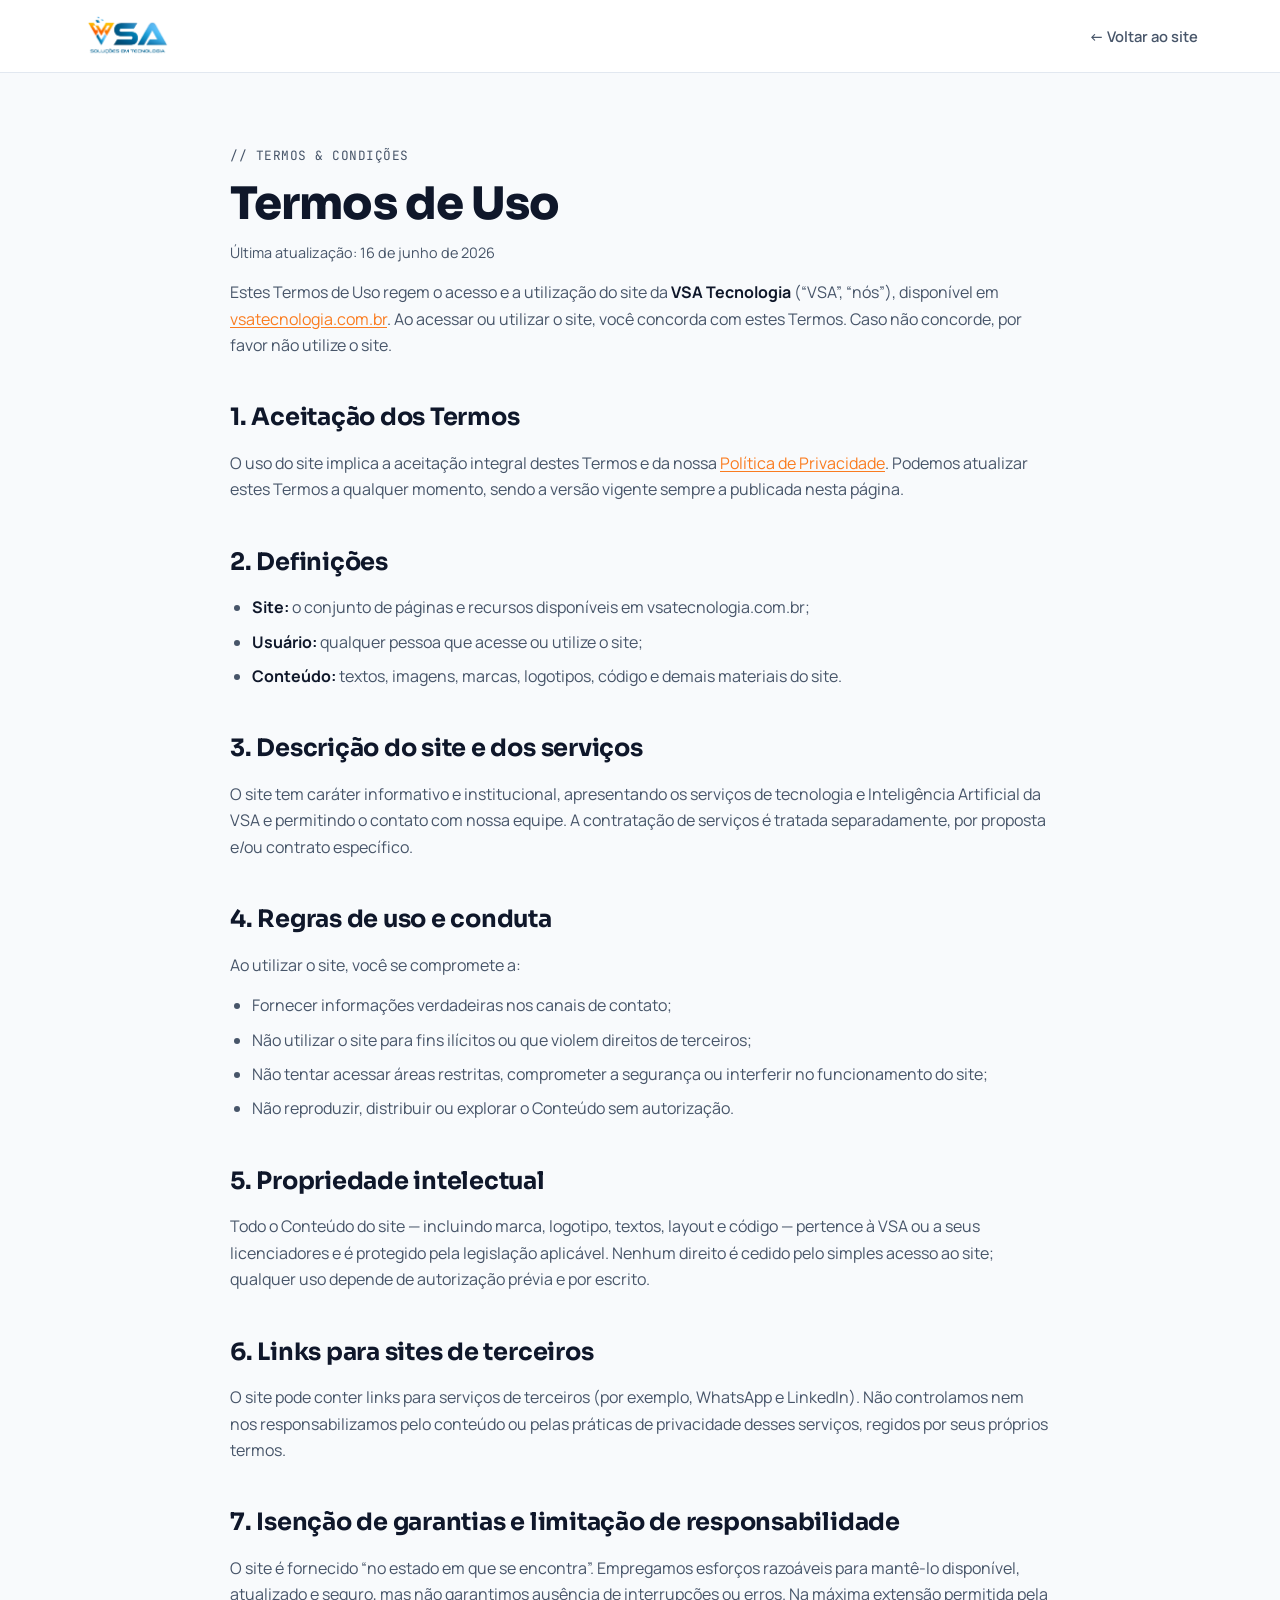
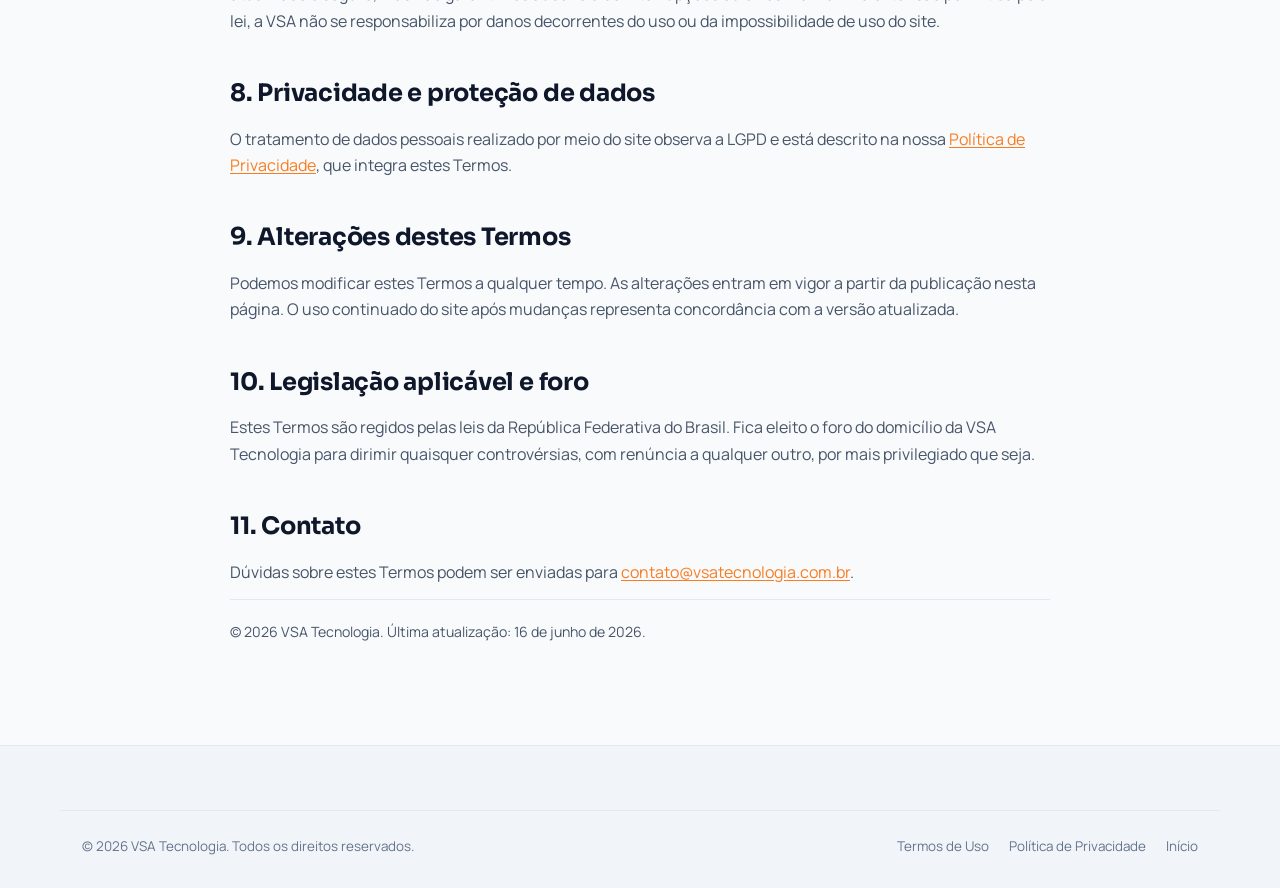
<file: termos-de-uso.html>
<!DOCTYPE html>
<html lang="pt-BR">
<head>
  <meta charset="UTF-8" />
  <meta name="viewport" content="width=device-width, initial-scale=1.0" />
  <title>Termos de Uso — VSA Tecnologia</title>
  <meta name="description" content="Termos de Uso do site da VSA Tecnologia: condições de utilização, propriedade intelectual, responsabilidades e legislação aplicável." />
  <meta name="theme-color" content="#0B1020" />
  <meta name="robots" content="index, follow" />
  <link rel="canonical" href="https://vsatecnologia.com.br/termos-de-uso.html" />
  <link rel="icon" href="/favicon.ico?v=9" sizes="any" />
  <link rel="preconnect" href="https://fonts.googleapis.com" />
  <link rel="preconnect" href="https://fonts.gstatic.com" crossorigin />
  <link href="https://fonts.googleapis.com/css2?family=Sora:wght@400;600;700;800&family=Manrope:wght@400;500;600;700&family=JetBrains+Mono:wght@500;600&display=swap" rel="stylesheet" />
  <link rel="stylesheet" href="/assets/css/styles.css?v=15" />
</head>
<body>
  <header class="legal-nav">
    <div class="container legal-nav__inner">
      <a href="/" class="brand" aria-label="VSA Tecnologia — início">
        <img class="brand__img" src="/assets/img/logo-vsa.png" alt="VSA Tecnologia" width="734" height="359" />
      </a>
      <a href="/" class="legal-nav__back">← Voltar ao site</a>
    </div>
  </header>

  <main class="container">
    <article class="legal">
      <p class="legal__eyebrow">// Termos &amp; Condições</p>
      <h1>Termos de Uso</h1>
      <p class="legal__meta">Última atualização: 16 de junho de 2026</p>

      <p>
        Estes Termos de Uso regem o acesso e a utilização do site da <strong>VSA Tecnologia</strong> (“VSA”,
        “nós”), disponível em <a href="https://vsatecnologia.com.br/">vsatecnologia.com.br</a>. Ao acessar ou
        utilizar o site, você concorda com estes Termos. Caso não concorde, por favor não utilize o site.
      </p>

      <h2>1. Aceitação dos Termos</h2>
      <p>
        O uso do site implica a aceitação integral destes Termos e da nossa
        <a href="/politica-de-privacidade.html">Política de Privacidade</a>. Podemos atualizar estes Termos a
        qualquer momento, sendo a versão vigente sempre a publicada nesta página.
      </p>

      <h2>2. Definições</h2>
      <ul>
        <li><strong>Site:</strong> o conjunto de páginas e recursos disponíveis em vsatecnologia.com.br;</li>
        <li><strong>Usuário:</strong> qualquer pessoa que acesse ou utilize o site;</li>
        <li><strong>Conteúdo:</strong> textos, imagens, marcas, logotipos, código e demais materiais do site.</li>
      </ul>

      <h2>3. Descrição do site e dos serviços</h2>
      <p>
        O site tem caráter informativo e institucional, apresentando os serviços de tecnologia e Inteligência
        Artificial da VSA e permitindo o contato com nossa equipe. A contratação de serviços é tratada
        separadamente, por proposta e/ou contrato específico.
      </p>

      <h2>4. Regras de uso e conduta</h2>
      <p>Ao utilizar o site, você se compromete a:</p>
      <ul>
        <li>Fornecer informações verdadeiras nos canais de contato;</li>
        <li>Não utilizar o site para fins ilícitos ou que violem direitos de terceiros;</li>
        <li>Não tentar acessar áreas restritas, comprometer a segurança ou interferir no funcionamento do site;</li>
        <li>Não reproduzir, distribuir ou explorar o Conteúdo sem autorização.</li>
      </ul>

      <h2>5. Propriedade intelectual</h2>
      <p>
        Todo o Conteúdo do site — incluindo marca, logotipo, textos, layout e código — pertence à VSA ou a
        seus licenciadores e é protegido pela legislação aplicável. Nenhum direito é cedido pelo simples acesso
        ao site; qualquer uso depende de autorização prévia e por escrito.
      </p>

      <h2>6. Links para sites de terceiros</h2>
      <p>
        O site pode conter links para serviços de terceiros (por exemplo, WhatsApp e LinkedIn). Não controlamos
        nem nos responsabilizamos pelo conteúdo ou pelas práticas de privacidade desses serviços, regidos por
        seus próprios termos.
      </p>

      <h2>7. Isenção de garantias e limitação de responsabilidade</h2>
      <p>
        O site é fornecido “no estado em que se encontra”. Empregamos esforços razoáveis para mantê-lo
        disponível, atualizado e seguro, mas não garantimos ausência de interrupções ou erros. Na máxima
        extensão permitida pela lei, a VSA não se responsabiliza por danos decorrentes do uso ou da
        impossibilidade de uso do site.
      </p>

      <h2>8. Privacidade e proteção de dados</h2>
      <p>
        O tratamento de dados pessoais realizado por meio do site observa a LGPD e está descrito na nossa
        <a href="/politica-de-privacidade.html">Política de Privacidade</a>, que integra estes Termos.
      </p>

      <h2>9. Alterações destes Termos</h2>
      <p>
        Podemos modificar estes Termos a qualquer tempo. As alterações entram em vigor a partir da publicação
        nesta página. O uso continuado do site após mudanças representa concordância com a versão atualizada.
      </p>

      <h2>10. Legislação aplicável e foro</h2>
      <p>
        Estes Termos são regidos pelas leis da República Federativa do Brasil. Fica eleito o foro do domicílio
        da VSA Tecnologia para dirimir quaisquer controvérsias, com renúncia a qualquer outro, por mais
        privilegiado que seja.
      </p>

      <h2>11. Contato</h2>
      <p>
        Dúvidas sobre estes Termos podem ser enviadas para
        <a href="mailto:contato@vsatecnologia.com.br">contato@vsatecnologia.com.br</a>.
      </p>

      <p class="legal__updated">© 2026 VSA Tecnologia. Última atualização: 16 de junho de 2026.</p>
    </article>
  </main>

  <footer class="footer">
    <div class="container footer__bottom">
      <span>© <span id="year">2026</span> VSA Tecnologia. Todos os direitos reservados.</span>
      <span class="footer__legal">
        <a href="/termos-de-uso.html">Termos de Uso</a>
        <a href="/politica-de-privacidade.html">Política de Privacidade</a>
        <a href="/">Início</a>
      </span>
    </div>
  </footer>

  <script src="/assets/js/main.js?v=15" defer></script>
</body>
</html>
</file>
<file: assets/css/styles.css>
/* ============================================================
   VSA Tecnologia — Onepage
   Design system: tema claro com a paleta da marca (logo) —
   laranja #FA7C20 → azul #1F7AD4 / #3BB6FF. Gradiente em --grad.
   ============================================================ */

:root {
  /* Neutros (slate) */
  --bg:         #F8FAFC;  /* slate-50  — 210 40% 98% */
  --bg-2:       #FFFFFF;
  --surface:    #FFFFFF;
  --surface-2:  #F1F5F9;  /* slate-100 — 210 40% 96% */
  --line:       #E2E8F0;  /* slate-200 — 214 32% 91% */
  --line-strong:#CBD5E1;  /* slate-300 */

  --text:       #0F172A;  /* slate-900 — 222 47% 11% */
  --muted:      #475569;  /* slate-600 */
  --faint:      #64748B;  /* slate-500 — 215 16% 47% */

  /* Marca — gradiente da logo (laranja → azul) sobre tema claro */
  --primary:    #FA7C20;  /* brand orange */
  --primary-d:  #E86A10;  /* orange escuro (hover/contraste) */
  --secondary:  #1F7AD4;  /* brand blue (contraste em fundo claro) */
  --brand-blue: #3BB6FF;  /* azul soft (acento) */
  --accent:     #1F7AD4;
  --on-primary: #FFFFFF;
  --wa:         #25D366;
  --grad:       linear-gradient(120deg, #FF7A1A 0%, #FF9D4D 36%, #1F7AD4 100%);

  --radius:     14px;
  --radius-sm:  10px;
  --maxw:       1160px;
  --shadow:       0 18px 50px -22px rgba(15, 23, 42, .22);
  --shadow-sm:    0 6px 20px -10px rgba(15, 23, 42, .15);
  --glow:         0 0 0 1px rgba(250,124,32,.22), 0 24px 60px -24px rgba(250,124,32,.32);
  --glow-orange:  0 20px 60px -22px rgba(255,122,26,.45);
  --glow-blue:    0 20px 60px -22px rgba(59,182,255,.42);

  --font-display: 'Sora', system-ui, sans-serif;
  --font-body:    'Manrope', system-ui, sans-serif;
  --font-mono:    'JetBrains Mono', ui-monospace, monospace;
}

* { box-sizing: border-box; margin: 0; padding: 0; }

html { scroll-behavior: smooth; scroll-padding-top: 102px; }

body {
  font-family: var(--font-body);
  background: var(--bg);
  color: var(--text);
  line-height: 1.65;
  -webkit-font-smoothing: antialiased;
  overflow-x: hidden;
}

img { max-width: 100%; display: block; }
a { color: inherit; text-decoration: none; }

.container { width: 100%; max-width: var(--maxw); margin-inline: auto; padding-inline: 22px; }

.skip-link {
  position: absolute; left: -999px; top: 0; z-index: 200;
  background: var(--primary); color: #fff; padding: 10px 16px; border-radius: 0 0 8px 0; font-weight: 700;
}
.skip-link:focus { left: 0; }

/* ---------- Typography helpers ---------- */
.eyebrow {
  display: flex; align-items: center;
  font-family: var(--font-mono);
  font-size: .8rem; letter-spacing: .04em;
  color: var(--primary); text-transform: uppercase;
  margin-bottom: 16px;
}
.grad {
  background: linear-gradient(100deg, var(--primary), var(--secondary));
  -webkit-background-clip: text; background-clip: text; color: transparent;
}
.section__title {
  font-family: var(--font-display);
  font-weight: 800; line-height: 1.1;
  font-size: clamp(1.8rem, 4vw, 2.7rem);
  letter-spacing: -.02em;
  margin-bottom: 18px;
}
.lead { color: var(--muted); font-size: 1.08rem; margin-bottom: 26px; max-width: 52ch; }

/* ---------- Buttons ---------- */
.btn {
  --pad: 13px 22px;
  position: relative; overflow: hidden; isolation: isolate;
  display: inline-flex; align-items: center; justify-content: center; gap: 9px;
  padding: var(--pad);
  font-family: var(--font-body); font-weight: 700; font-size: .98rem;
  border-radius: 999px; border: 1px solid transparent;
  cursor: pointer; white-space: nowrap;
  transition: transform .25s cubic-bezier(.2,.7,.2,1), box-shadow .25s ease,
              background-position .5s ease, border-color .25s ease, color .25s ease, background-color .25s ease;
}
.btn--lg { --pad: 16px 30px; font-size: 1.02rem; }
.btn--block { display: flex; width: 100%; }

/* Sheen que cruza o botão no hover */
.btn--primary::before {
  content: ""; position: absolute; top: 0; left: -120%; z-index: -1;
  width: 70%; height: 100%;
  background: linear-gradient(100deg, transparent, rgba(255,255,255,.4), transparent);
  transform: skewX(-18deg);
  transition: left .6s cubic-bezier(.2,.7,.2,1);
}
.btn--primary {
  background-image: linear-gradient(100deg, var(--primary), var(--secondary), var(--primary));
  background-size: 200% 100%; background-position: 0% 50%;
  color: var(--on-primary);
  box-shadow: 0 10px 22px -12px rgba(250,124,32,.55);
}
.btn--primary:hover {
  background-position: 100% 50%;
  transform: translateY(-3px);
  box-shadow: 0 16px 34px -12px rgba(59,182,255,.65);
}
.btn--primary:hover::before { left: 130%; }
.btn--primary:active { transform: translateY(-1px); }

.btn--ghost {
  background-color: transparent; color: var(--text);
  border-color: var(--line-strong);
}
.btn--ghost:hover {
  border-color: var(--primary); color: var(--primary);
  background-color: rgba(250,124,32,.06);
  transform: translateY(-3px);
}
.btn--ghost:active { transform: translateY(-1px); }

/* ---------- Navbar ---------- */
.nav {
  position: fixed; inset: 0 0 auto 0; z-index: 100;
  background: rgba(255,255,255,.7);
  backdrop-filter: blur(14px); -webkit-backdrop-filter: blur(14px);
  border-bottom: 1px solid transparent;
  transition: background .3s ease, border-color .3s ease, box-shadow .3s ease;
}
.nav.is-scrolled { background: rgba(255,255,255,.92); border-bottom-color: var(--line); box-shadow: var(--shadow-sm); }
.nav__inner { display: flex; align-items: center; gap: 20px; height: 88px; }

.brand { display: inline-flex; align-items: center; }
.brand__img { height: 60px; width: auto; display: block; object-fit: contain; }

.nav__links { display: flex; align-items: center; gap: 4px; margin-left: auto; }
.nav__soon {
  display: inline-flex; align-items: center; gap: 8px; padding: 8px 14px;
  color: var(--faint); font-weight: 600; font-size: .95rem; cursor: not-allowed; user-select: none;
}
.nav__soon em {
  font-style: normal; font-family: var(--font-mono); font-size: .6rem; text-transform: uppercase;
  letter-spacing: .04em; color: var(--primary); background: rgba(250,124,32,.12); padding: 2px 7px; border-radius: 999px;
}
.nav__links a {
  position: relative; padding: 8px 14px; color: var(--muted); font-weight: 600; font-size: .95rem; border-radius: 8px;
  transition: color .2s ease;
}
.nav__links a:hover, .nav__links a.is-active { color: var(--text); }
.nav__links a.is-active::after {
  content: ""; position: absolute; left: 14px; right: 14px; bottom: 2px; height: 2px;
  background: linear-gradient(90deg, var(--primary), var(--secondary)); border-radius: 2px;
}
.nav__cta { margin-left: 4px; }

.nav__toggle { display: none; flex-direction: column; gap: 5px; background: none; border: 0; cursor: pointer; padding: 8px; margin-left: auto; }
.nav__toggle span { width: 24px; height: 2px; background: var(--text); border-radius: 2px; transition: transform .3s ease, opacity .2s ease; }
.nav__toggle[aria-expanded="true"] span:nth-child(1) { transform: translateY(7px) rotate(45deg); }
.nav__toggle[aria-expanded="true"] span:nth-child(2) { opacity: 0; }
.nav__toggle[aria-expanded="true"] span:nth-child(3) { transform: translateY(-7px) rotate(-45deg); }

/* ---------- Hero ---------- */
.hero { position: relative; padding: 150px 0 90px; overflow: hidden; background: linear-gradient(180deg, #EFF4FF 0%, var(--bg) 60%); }
.hero__grid {
  position: absolute; inset: 0; z-index: 0; opacity: .7;
  background-image:
    linear-gradient(rgba(250,124,32,.07) 1px, transparent 1px),
    linear-gradient(90deg, rgba(250,124,32,.07) 1px, transparent 1px);
  background-size: 56px 56px;
  -webkit-mask-image: radial-gradient(ellipse 80% 60% at 50% 0%, #000 30%, transparent 75%);
  mask-image: radial-gradient(ellipse 80% 60% at 50% 0%, #000 30%, transparent 75%);
}
.hero__glow {
  position: absolute; z-index: 0; top: -200px; left: 50%; transform: translateX(-50%);
  width: 900px; height: 600px;
  background: radial-gradient(circle at 62% 38%, rgba(59,182,255,.26), transparent 58%),
              radial-gradient(circle at 36% 32%, rgba(255,122,26,.20), transparent 56%);
  filter: blur(26px); pointer-events: none;
}
.hero__wrap { position: relative; z-index: 1; display: flex; flex-wrap: wrap; align-items: center; gap: clamp(36px, 5vw, 72px); }
.hero__content { flex: 1 1 480px; min-width: 0; max-width: 820px; margin-inline: auto; text-align: center; }
.hero__content .eyebrow { justify-content: center; }
.hero__content .hero__sub { margin-inline: auto; }
.hero__content .hero__actions { justify-content: center; }
.hero__content .hero__pillars { justify-content: center; }
.hero__visual { flex: 1.15 1 460px; min-width: 0; display: flex; justify-content: center; }
.hero__title {
  font-family: var(--font-display); font-weight: 800;
  font-size: clamp(2.2rem, 5vw, 3.9rem); line-height: 1.06; letter-spacing: -.03em;
  margin-bottom: 22px;
}
.hero__sub { color: var(--muted); font-size: clamp(1rem, 1.4vw, 1.18rem); max-width: 56ch; margin: 0 0 34px; }
.hero__actions { display: flex; gap: 14px; flex-wrap: wrap; }

.hero__pillars {
  list-style: none; display: flex; flex-wrap: wrap; gap: 10px 22px;
  margin-top: 30px; padding-top: 26px; border-top: 1px solid var(--line);
  font-family: var(--font-mono); font-size: .8rem; font-weight: 500; color: var(--muted);
}
.hero__pillars li { display: inline-flex; align-items: center; gap: 9px; }
.hero__pillars li::before { content: ""; width: 6px; height: 6px; border-radius: 50%; background: linear-gradient(100deg, var(--primary), var(--secondary)); }

/* Visual de fluxo de IA */
.flow { width: 100%; max-width: 640px; height: auto; filter: drop-shadow(0 24px 50px rgba(15,23,42,.12)); }

/* ---------- Sections ---------- */
.section { padding: 96px 0; position: relative; }
.section--alt { background: var(--surface-2); border-top: 1px solid var(--line); border-bottom: 1px solid var(--line); }
.section__head { max-width: 640px; margin: 0 auto 56px; text-align: center; }
.section__head .eyebrow { justify-content: center; }
.section__intro { color: var(--muted); font-size: 1.05rem; }

.grid-2 { display: grid; grid-template-columns: 1.05fr .95fr; gap: 56px; align-items: center; }

/* ---------- Sobre (centralizado) ---------- */
.about { max-width: 820px; margin-inline: auto; }
.about .section__head { margin-bottom: 36px; }
.about__cta { text-align: center; margin-top: 12px; }

/* ---------- Checklist ---------- */
.checklist { list-style: none; display: grid; gap: 12px; margin-bottom: 28px; }
.checklist--grid { grid-template-columns: 1fr 1fr; gap: 14px 28px; max-width: 720px; margin-inline: auto; }
@media (max-width: 600px) { .checklist--grid { grid-template-columns: 1fr; } }
.checklist li { position: relative; padding-left: 32px; color: var(--muted); }
.checklist li::before {
  content: "✓"; position: absolute; left: 0; top: 1px;
  width: 20px; height: 20px; display: grid; place-items: center;
  background: rgba(250,124,32,.1); color: var(--primary); border-radius: 6px; font-size: .8rem; font-weight: 700;
}

/* ---------- About stat cards ---------- */
.about-cards { display: grid; grid-template-columns: 1fr 1fr; gap: 16px; }
.stat-card {
  background: var(--surface); border: 1px solid var(--line); border-radius: var(--radius);
  padding: 28px 22px; text-align: center; box-shadow: var(--shadow-sm);
  transition: transform .25s ease, border-color .25s ease, box-shadow .25s ease;
}
.stat-card:hover { transform: translateY(-4px); border-color: var(--line-strong); box-shadow: var(--shadow); }
.stat-card:nth-child(odd) { transform: translateY(14px); }
.stat-card:nth-child(odd):hover { transform: translateY(10px); }
.stat-card__num { display: block; font-family: var(--font-display); font-weight: 800; font-size: 2.2rem; color: var(--primary); }
.stat-card__label { color: var(--faint); font-size: .9rem; }

/* ---------- Service cards ---------- */
.cards { display: grid; grid-template-columns: repeat(4, 1fr); gap: 18px; }
.card {
  background: var(--surface); border: 1px solid var(--line); border-radius: var(--radius);
  padding: 26px 22px; position: relative; overflow: hidden; box-shadow: var(--shadow-sm);
  transition: transform .25s ease, border-color .25s ease, box-shadow .25s ease;
}
.card::after {
  content: ""; position: absolute; inset: 0; border-radius: inherit; padding: 1px;
  background: linear-gradient(130deg, transparent, rgba(250,124,32,.55), transparent);
  -webkit-mask: linear-gradient(#000 0 0) content-box, linear-gradient(#000 0 0);
  -webkit-mask-composite: xor; mask-composite: exclude;
  opacity: 0; transition: opacity .3s ease;
}
.card:hover { transform: translateY(-6px); box-shadow: var(--shadow); }
.card:hover::after { opacity: 1; }
.card__icon {
  display: inline-grid; place-items: center; width: 48px; height: 48px; margin-bottom: 16px;
  background: linear-gradient(135deg, rgba(250,124,32,.14), rgba(59,182,255,.14)); color: var(--primary); border-radius: 12px;
}
.card__icon svg {
  width: 24px; height: 24px; fill: none; stroke: currentColor;
  stroke-width: 2; stroke-linecap: round; stroke-linejoin: round;
}
.card:hover .card__icon { background: var(--grad); color: #fff; }
.card:hover .card__icon svg { stroke: #fff; }
.card h3 { font-family: var(--font-display); font-size: 1.08rem; margin-bottom: 8px; }
.card p { color: var(--muted); font-size: .94rem; }

/* ---------- Portfolio ---------- */
.filters { display: flex; flex-wrap: wrap; gap: 10px; justify-content: center; margin-bottom: 40px; }
.filter {
  font-family: var(--font-mono); font-size: .82rem; font-weight: 500;
  padding: 8px 18px; border-radius: 999px; cursor: pointer;
  background: var(--surface); color: var(--muted); border: 1px solid var(--line-strong);
  transition: all .2s ease;
}
.filter:hover { color: var(--primary); border-color: var(--primary); }
.filter.is-active { background: var(--primary); color: #fff; border-color: var(--primary); }

.portfolio { display: grid; grid-template-columns: repeat(3, 1fr); gap: 20px; }
.project {
  background: var(--surface); border: 1px solid var(--line); border-radius: var(--radius); overflow: hidden;
  box-shadow: var(--shadow-sm);
  transition: transform .25s ease, border-color .25s ease, box-shadow .25s ease;
}
.project:hover { transform: translateY(-6px); border-color: var(--line-strong); box-shadow: var(--shadow); }
.project__thumb {
  height: 170px; position: relative;
  background:
    radial-gradient(120% 120% at 0% 0%, rgba(250,124,32,.85), transparent 55%),
    radial-gradient(120% 120% at 100% 100%, rgba(59,182,255,.9), transparent 55%),
    #1E293B;
}
.project__thumb::before {
  content: ""; position: absolute; inset: 0;
  background-image: linear-gradient(rgba(255,255,255,.1) 1px, transparent 1px), linear-gradient(90deg, rgba(255,255,255,.1) 1px, transparent 1px);
  background-size: 26px 26px;
}
.project__thumb::after {
  content: attr(data-tag); position: absolute; top: 12px; left: 12px;
  font-family: var(--font-mono); font-size: .72rem; font-weight: 600;
  background: rgba(255,255,255,.9); color: var(--primary); padding: 4px 10px; border-radius: 999px;
}
.project__body { padding: 20px 22px 24px; }
.project__body h3 { font-family: var(--font-display); font-size: 1.05rem; margin-bottom: 6px; }
.project__body p { color: var(--muted); font-size: .92rem; }
.portfolio__empty { text-align: center; color: var(--faint); margin-top: 40px; font-family: var(--font-mono); }

/* ---------- Plans ---------- */
.plans { display: grid; grid-template-columns: repeat(3, 1fr); gap: 20px; align-items: stretch; }
.plan {
  position: relative; background: var(--surface); border: 1px solid var(--line); border-radius: var(--radius);
  padding: 34px 28px; display: flex; flex-direction: column; box-shadow: var(--shadow-sm);
  transition: transform .25s ease, box-shadow .25s ease;
}
.plan:hover { transform: translateY(-6px); box-shadow: var(--shadow); }
.plan--featured {
  border-color: rgba(250,124,32,.5); box-shadow: var(--glow);
}
.plan__badge {
  position: absolute; top: -13px; left: 50%; transform: translateX(-50%);
  font-family: var(--font-mono); font-size: .72rem; font-weight: 600;
  background: linear-gradient(100deg, var(--primary), var(--secondary)); color: #fff;
  padding: 5px 14px; border-radius: 999px;
}
.plan__name { font-family: var(--font-display); font-size: 1.3rem; margin-bottom: 10px; }
.plan__price { font-family: var(--font-display); font-weight: 800; font-size: 2rem; line-height: 1; color: var(--primary); margin-bottom: 4px; }
.plan__price span { display: block; font-family: var(--font-mono); font-size: .72rem; font-weight: 500; color: var(--faint); text-transform: uppercase; letter-spacing: .08em; margin-top: 4px; }
.plan__desc { color: var(--muted); font-size: .95rem; margin: 14px 0 20px; }
.plan ul { list-style: none; display: grid; gap: 11px; margin-bottom: 28px; flex: 1; }
.plan ul li { position: relative; padding-left: 26px; color: var(--muted); font-size: .94rem; }
.plan ul li::before { content: "→"; position: absolute; left: 0; color: var(--primary); font-weight: 700; }

/* ---------- Blog ---------- */
.posts { display: grid; grid-template-columns: repeat(3, 1fr); gap: 22px; }
.post {
  background: var(--surface); border: 1px solid var(--line); border-radius: var(--radius); overflow: hidden;
  box-shadow: var(--shadow-sm);
  transition: transform .25s ease, border-color .25s ease, box-shadow .25s ease;
}
.post:hover { transform: translateY(-6px); border-color: var(--line-strong); box-shadow: var(--shadow); }
.post__thumb {
  height: 150px; position: relative;
  background:
    radial-gradient(100% 140% at 100% 0%, rgba(250,124,32,.9), transparent 55%),
    radial-gradient(100% 140% at 0% 100%, rgba(59,182,255,.7), transparent 60%),
    #1E293B;
}
.post__thumb::after {
  content: attr(data-cat); position: absolute; bottom: 12px; left: 14px;
  font-family: var(--font-mono); font-size: .72rem; font-weight: 600; color: #fff;
}
.post__body { padding: 20px 22px 26px; }
.post__meta { font-family: var(--font-mono); font-size: .76rem; color: var(--faint); }
.post__body h3 { font-family: var(--font-display); font-size: 1.08rem; margin: 10px 0 8px; line-height: 1.3; }
.post__body p { color: var(--muted); font-size: .92rem; margin-bottom: 14px; }
.post__author { font-size: .84rem; color: var(--primary); font-weight: 600; }

/* ---------- Contact ---------- */
.contact { align-items: start; }
.contact__list { list-style: none; display: grid; gap: 20px; margin-top: 30px; }
.contact__list li { display: flex; gap: 14px; align-items: flex-start; }
.contact__ico {
  flex: none; width: 42px; height: 42px; display: grid; place-items: center;
  background: var(--surface); border: 1px solid var(--line); border-radius: 12px; font-size: 1.1rem; box-shadow: var(--shadow-sm);
}
.contact__list strong { color: var(--text); }
.contact__list div { color: var(--muted); font-size: .94rem; }

.contact__card {
  background: var(--surface); border: 1px solid var(--line); border-radius: var(--radius);
  padding: 32px; box-shadow: var(--shadow);
}
.contact__card h3 { font-family: var(--font-display); font-size: 1.3rem; margin-bottom: 6px; }
.contact__card > p { color: var(--muted); font-size: .94rem; margin-bottom: 22px; }
.field { margin-bottom: 16px; }
.field label { display: block; font-size: .82rem; font-weight: 600; color: var(--faint); margin-bottom: 7px; font-family: var(--font-mono); letter-spacing: .03em; }
.field input, .field select, .field textarea {
  width: 100%; padding: 12px 14px; font-family: var(--font-body); font-size: .96rem;
  background: var(--bg); color: var(--text);
  border: 1px solid var(--line-strong); border-radius: var(--radius-sm); resize: vertical;
  transition: border-color .2s ease, box-shadow .2s ease;
}
.field input::placeholder, .field textarea::placeholder { color: var(--faint); }
.field input:focus, .field select:focus, .field textarea:focus {
  outline: none; border-color: var(--primary); box-shadow: 0 0 0 3px rgba(250,124,32,.15);
}
.field.invalid input, .field.invalid textarea { border-color: #ef4444; }

/* ---------- FAQ (ledger accordion) ---------- */
.faq { max-width: 860px; margin-inline: auto; }
.ledger { border-top: 1px solid var(--line); }
.faq-row { position: relative; border-bottom: 1px solid var(--line); transition: background .25s ease; }
.faq-row:hover { background: var(--surface-2); }
.faq-row.open { background: var(--surface-2); }
.faq-row::before {
  content: ""; position: absolute; left: 0; top: 0; bottom: 0; width: 3px;
  background-color: var(--line-strong);
  background-image: linear-gradient(180deg, var(--primary), var(--secondary));
  background-repeat: no-repeat; background-size: 100% 0%;
  transition: background-size .42s cubic-bezier(.4,0,.2,1);
}
.faq-row:hover::before { background-color: var(--primary); }
.faq-row.open::before { background-size: 100% 100%; }
.faq-row__btn {
  all: unset; box-sizing: border-box;
  display: flex; align-items: center; gap: 18px; width: 100%; cursor: pointer;
  padding: clamp(18px,2.2vw,24px) clamp(14px,2vw,20px) clamp(18px,2.2vw,24px) clamp(20px,2.4vw,28px);
}
.faq-row__btn:focus-visible { outline: 2px solid var(--primary); outline-offset: -3px; border-radius: 6px; }
.faq-row__q {
  flex: 1; font-family: var(--font-display); font-weight: 600;
  font-size: clamp(1rem, 1.6vw, 1.12rem); line-height: 1.42; letter-spacing: -.01em; color: var(--text);
}
.faq-row__cue {
  flex: 0 0 auto; font-family: var(--font-mono); font-size: 20px; font-weight: 700;
  color: var(--faint); line-height: 1; transform: rotate(0deg);
  transition: transform .34s cubic-bezier(.4,0,.2,1), color .2s ease;
}
.faq-row:hover .faq-row__cue, .faq-row.open .faq-row__cue { color: var(--primary); }
.faq-row.open .faq-row__cue { transform: rotate(90deg); }
.faq-row__a { display: grid; grid-template-rows: 0fr; transition: grid-template-rows .4s cubic-bezier(.4,0,.2,1); }
.faq-row.open .faq-row__a { grid-template-rows: 1fr; }
.faq-row__a-inner { overflow: hidden; opacity: 0; transition: opacity .3s ease .04s; }
.faq-row.open .faq-row__a-inner { opacity: 1; }
.faq-row__a p {
  margin: 0; padding: 0 clamp(20px,3vw,36px) clamp(20px,2.6vw,26px) clamp(20px,2.4vw,28px);
  color: var(--muted); font-size: clamp(.92rem, 1.6vw, 1rem); line-height: 1.74; max-width: 70ch;
}
.faq-row__a strong { color: var(--text); font-weight: 600; }

.faq__cta {
  margin-top: clamp(32px,4vw,44px);
  display: flex; flex-wrap: wrap; align-items: center; gap: 18px 24px;
  padding: clamp(22px,3vw,28px); border-radius: 16px; position: relative; overflow: hidden;
  background: linear-gradient(var(--surface), var(--surface)) padding-box,
              linear-gradient(100deg, var(--primary), var(--secondary)) border-box;
  border: 1px solid transparent; box-shadow: var(--shadow-sm);
}
.faq__cta-txt { margin: 0; }
.faq__cta-txt b { display: block; font-family: var(--font-display); font-weight: 700; font-size: clamp(1.05rem,2vw,1.2rem); color: var(--text); }
.faq__cta-txt span { display: block; color: var(--muted); font-size: .94rem; margin-top: 5px; max-width: 52ch; }
.faq__cta-action { margin-left: auto; display: flex; flex-direction: column; align-items: center; gap: 10px; }
.faq__cta-label { margin: 0; font-weight: 600; color: var(--text); font-size: .92rem; text-align: center; max-width: 32ch; }
.faq__cta-btn { justify-content: center; }
@media (max-width: 560px) {
  .faq__cta-action { margin-left: 0; width: 100%; }
  .faq__cta-btn { width: 100%; }
}

/* ---------- Páginas legais ---------- */
.legal-nav {
  position: sticky; top: 0; z-index: 100;
  background: rgba(255,255,255,.92); backdrop-filter: blur(14px);
  border-bottom: 1px solid var(--line);
}
.legal-nav__inner { display: flex; align-items: center; justify-content: space-between; height: 72px; }
.legal-nav .brand__img { height: 44px; width: auto; }
.legal-nav__back { font-weight: 600; font-size: .92rem; color: var(--muted); transition: color .2s ease; }
.legal-nav__back:hover { color: var(--primary); }

.legal { max-width: 820px; margin: 0 auto; padding: clamp(40px,6vw,72px) 0 clamp(56px,7vw,88px); }
.legal__eyebrow { font-family: var(--font-mono); font-size: .8rem; text-transform: uppercase; letter-spacing: .04em; color: var(--primary); margin-bottom: 14px; }
.legal h1 { font-family: var(--font-display); font-weight: 800; font-size: clamp(2rem,4.5vw,2.8rem); letter-spacing: -.02em; line-height: 1.1; margin-bottom: 12px; }
.legal__meta { color: var(--faint); font-size: .9rem; margin-bottom: 14px; }
.legal__note {
  background: var(--surface-2); border: 1px solid var(--line); border-left: 3px solid var(--primary);
  border-radius: 10px; padding: 16px 18px; color: var(--muted); font-size: .92rem; margin: 26px 0 40px;
}
.legal h2 { font-family: var(--font-display); font-weight: 700; font-size: clamp(1.25rem,2.4vw,1.5rem); margin: 40px 0 12px; letter-spacing: -.01em; }
.legal h3 { font-family: var(--font-display); font-weight: 600; font-size: 1.08rem; margin: 24px 0 8px; }
.legal p { color: var(--muted); margin: 0 0 14px; }
.legal ul, .legal ol { color: var(--muted); margin: 0 0 16px; padding-left: 22px; }
.legal li { margin-bottom: 8px; }
.legal a { color: var(--primary); text-decoration: underline; text-underline-offset: 2px; }
.legal strong { color: var(--text); }
.legal__updated { margin-top: 40px; padding-top: 20px; border-top: 1px solid var(--line); color: var(--faint); font-size: .88rem; }

/* ---------- Footer ---------- */
.footer { background: var(--surface-2); color: var(--muted); border-top: 1px solid var(--line); padding: 64px 0 30px; }
.footer__brand .brand__img { height: 52px; width: auto; display: block; }
.footer__brand p { color: var(--faint); font-size: .92rem; margin-top: 18px; max-width: 32ch; }
.socials { display: flex; gap: 10px; margin-top: 20px; }
.social {
  display: inline-flex; align-items: center; gap: 8px;
  padding: 9px 16px; border-radius: 999px; font-size: .88rem; font-weight: 600;
  color: var(--primary); background: var(--surface); border: 1px solid var(--line-strong);
  transition: background .2s ease, border-color .2s ease, color .2s ease, transform .2s ease;
}
.social:hover { background: var(--primary); border-color: var(--primary); color: #fff; transform: translateY(-2px); }
.footer h4 { font-family: var(--font-display); font-size: .95rem; margin-bottom: 16px; color: var(--text); }
.footer__grid { display: grid; grid-template-columns: 1.6fr 1fr 1fr 1fr; gap: 40px; margin-bottom: 44px; }
.footer__grid div a { display: block; color: var(--muted); font-size: .9rem; padding: 5px 0; transition: color .2s ease; }
.footer__grid div a:hover { color: var(--primary); }
.footer__bottom {
  display: flex; justify-content: space-between; gap: 14px; flex-wrap: wrap;
  border-top: 1px solid var(--line); padding-top: 24px; color: var(--faint); font-size: .84rem;
}
.footer__legal { display: flex; gap: 20px; flex-wrap: wrap; }
.footer__legal a { color: var(--faint); transition: color .2s ease; }
.footer__legal a:hover { color: var(--primary); }
.footer__soon { display: block; color: var(--faint); font-size: .9rem; padding: 5px 0; opacity: .65; cursor: not-allowed; }

/* ---------- Floating WhatsApp ---------- */
.wa-float {
  position: fixed; right: 22px; bottom: 22px; z-index: 90;
  width: 58px; height: 58px; border-radius: 50%;
  display: grid; place-items: center; color: #fff;
  background: var(--wa); box-shadow: 0 14px 30px -8px rgba(37,211,102,.6);
  transition: transform .2s ease;
  animation: wa-pulse 2.6s infinite;
}
.wa-float:hover { transform: scale(1.08); }
@keyframes wa-pulse {
  0% { box-shadow: 0 0 0 0 rgba(37,211,102,.5), 0 14px 30px -8px rgba(37,211,102,.6); }
  70% { box-shadow: 0 0 0 16px rgba(37,211,102,0), 0 14px 30px -8px rgba(37,211,102,.6); }
  100% { box-shadow: 0 0 0 0 rgba(37,211,102,0), 0 14px 30px -8px rgba(37,211,102,.6); }
}

/* ---------- Reveal animation ---------- */
.reveal { opacity: 0; transform: translateY(22px); transition: opacity .7s ease, transform .7s cubic-bezier(.2,.7,.2,1); }
.reveal.is-visible { opacity: 1; transform: none; }

/* ---------- Responsive ---------- */
@media (max-width: 980px) {
  .cards { grid-template-columns: repeat(2, 1fr); }
  .portfolio, .posts, .plans { grid-template-columns: 1fr 1fr; }
  .plan--featured { transform: none; }
}
@media (max-width: 820px) {
  .nav__links {
    position: fixed; inset: 88px 0 auto 0; flex-direction: column; gap: 0;
    background: rgba(255,255,255,.98); backdrop-filter: blur(14px);
    border-bottom: 1px solid var(--line); padding: 10px 22px 22px; box-shadow: var(--shadow);
    transform: translateY(-130%); transition: transform .35s ease; margin-left: 0;
  }
  .nav__links.is-open { transform: translateY(0); }
  .nav__links a { padding: 14px 6px; font-size: 1rem; border-bottom: 1px solid var(--line); }
  .nav__links a.is-active::after { display: none; }
  .nav__cta { display: none; }
  .nav__toggle { display: flex; }
  .grid-2 { grid-template-columns: 1fr; gap: 36px; }
  .footer__grid { grid-template-columns: 1fr 1fr; }
}
@media (max-width: 600px) {
  .hero { padding: 124px 0 70px; }
  .hero__stats { grid-template-columns: 1fr 1fr; gap: 26px 18px; }
  .cards, .portfolio, .posts, .plans, .about-cards { grid-template-columns: 1fr; }
  .stat-card:nth-child(odd) { transform: none; }
  .section { padding: 72px 0; }
  .footer__grid { grid-template-columns: 1fr; gap: 28px; }
  .footer__bottom { flex-direction: column; }
  .brand__img { height: 36px; }
}

@media (prefers-reduced-motion: reduce) {
  * { animation: none !important; scroll-behavior: auto; }
  .reveal { opacity: 1; transform: none; transition: none; }
}
</file>
